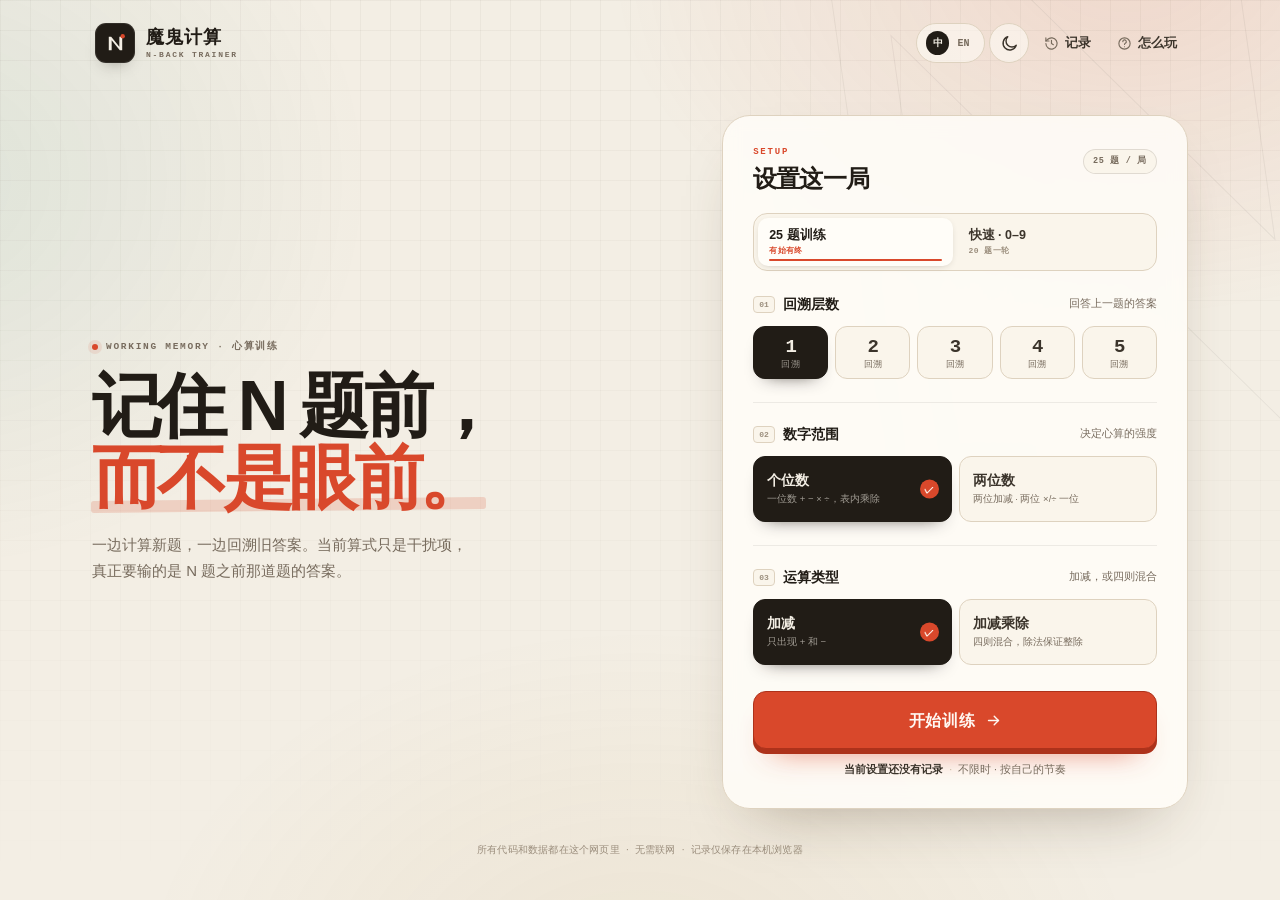
<file: dev/index.html>
<!DOCTYPE html>
<html lang="zh-CN" data-theme="light" data-lang="zh">
<head>
  <meta charset="utf-8">
  <meta name="viewport" content="width=device-width, initial-scale=1, viewport-fit=cover">
  <meta name="theme-color" content="#f3eee4">
  <meta name="color-scheme" content="light">
  <meta name="description" content="一个完全离线的 N-back 心算训练小游戏：支持 1–5 回溯、个位/两位数、加减与四则运算，以及 0–9 无尽关。">
  <script>
    (function () {
      try {
        var raw = localStorage.getItem('devilCalcNBack.v1');
        var saved = raw ? JSON.parse(raw) : null;
        var theme = saved && (saved.theme === 'dark' || saved.theme === 'light')
          ? saved.theme
          : (window.matchMedia && window.matchMedia('(prefers-color-scheme: dark)').matches ? 'dark' : 'light');
        document.documentElement.dataset.theme = theme;
        document.documentElement.style.colorScheme = theme;
        var meta = document.querySelector('meta[name="theme-color"]');
        if (meta) meta.setAttribute('content', theme === 'dark' ? '#111827' : '#f3eee4');
      } catch (error) {}
    })();
  </script>
  <title>魔鬼计算 · N-Back 心算训练</title>
  <link rel="icon" href="data:image/svg+xml,%3Csvg xmlns='http://www.w3.org/2000/svg' viewBox='0 0 64 64'%3E%3Crect width='64' height='64' rx='16' fill='%23211c16'/%3E%3Cpath d='M18 45V19h6l16 18V19h6v26h-6L24 27v18z' fill='%23f3eee4'/%3E%3Ccircle cx='49' cy='15' r='5' fill='%23d9482b'/%3E%3C/svg%3E">
  <link rel="stylesheet" href="styles.css">
</head>
<body data-screen="home">
  <div class="ambient" aria-hidden="true"></div>

  <header class="site-header">
    <a class="brand" id="brand-link" href="#" aria-label="返回首页" data-i18n-aria="brand_home_aria">
      <span class="brand-mark" aria-hidden="true">
        <svg viewBox="0 0 24 24" fill="none">
          <path d="M5 19V5h2.5L16 15.5V5h3v14h-2.5L8 8.5V19H5Z" fill="currentColor"/>
          <circle cx="19.5" cy="4.5" r="2.3" fill="#d9482b"/>
        </svg>
      </span>
      <span class="brand-text">
        <strong data-i18n="brand">魔鬼计算</strong>
        <small>N-BACK TRAINER</small>
      </span>
    </a>
    <div class="header-actions">
      <button id="lang-btn" class="lang-btn" type="button" aria-label="切换到英文" title="切换到英文">
        <span class="lang-zh" aria-hidden="true">中</span>
        <span class="lang-en" aria-hidden="true">EN</span>
      </button>
      <button id="theme-btn" class="icon-btn" type="button" aria-label="切换到深色主题" title="切换到深色主题">
        <svg class="icon-sun" viewBox="0 0 24 24" fill="none" stroke="currentColor" stroke-width="1.8" stroke-linecap="round" stroke-linejoin="round" aria-hidden="true">
          <circle cx="12" cy="12" r="4"/>
          <path d="M12 2v2M12 20v2M4.93 4.93l1.42 1.42M17.66 17.66l1.41 1.41M2 12h2M20 12h2M4.93 19.07l1.42-1.42M17.66 6.34l1.41-1.41"/>
        </svg>
        <svg class="icon-moon" viewBox="0 0 24 24" fill="none" stroke="currentColor" stroke-width="1.8" stroke-linecap="round" stroke-linejoin="round" aria-hidden="true">
          <path d="M20.5 14.2A8.5 8.5 0 1 1 9.8 3.5a7 7 0 0 0 10.7 10.7Z"/>
        </svg>
      </button>
      <button id="history-btn" class="text-btn" type="button">
        <svg viewBox="0 0 24 24" fill="none" stroke="currentColor" stroke-width="1.8" stroke-linecap="round" stroke-linejoin="round" aria-hidden="true">
          <path d="M3 12a9 9 0 1 0 2.6-6.4L3 8"/>
          <path d="M3 3v5h5"/>
          <path d="M12 7v5l3 2"/>
        </svg>
        <span data-i18n="nav_log">记录</span>
      </button>
      <button id="help-btn" class="text-btn" type="button">
        <svg viewBox="0 0 24 24" fill="none" stroke="currentColor" stroke-width="1.8" stroke-linecap="round" stroke-linejoin="round" aria-hidden="true">
          <circle cx="12" cy="12" r="9"/>
          <path d="M9.3 9a2.8 2.8 0 1 1 4.1 2.5c-.9.5-1.4 1-1.4 2.1"/>
          <path d="M12 17.2h.01"/>
        </svg>
        <span data-i18n="nav_help">怎么玩</span>
      </button>
    </div>
  </header>

  <main class="main">
    <section id="screen-home" class="screen home" aria-labelledby="home-title">
      <div class="home-intro">
        <div class="hero-copy">
          <p class="eyebrow"><span class="eyebrow-dot"></span><span data-i18n="hero_eyebrow">WORKING MEMORY · 心算训练</span></p>
          <h1 id="home-title" data-i18n-html="hero_title_html">记住 N 题前，<br><em>而不是眼前。</em></h1>
          <p class="lede" data-i18n-html="hero_lede_html">一边计算新题，一边回溯旧答案。当前算式只是干扰项，<br class="desktop-break">真正要输的是 N 题之前那道题的答案。</p>
        </div>

        <section class="panel setup-panel" aria-labelledby="setup-title">
          <div class="panel-head">
            <div>
              <p class="kicker">SETUP</p>
              <h2 id="setup-title" data-i18n="setup_title">设置这一局</h2>
            </div>
            <span class="round-badge" id="round-badge">25 题 / 局</span>
          </div>

          <div class="mode-switch" id="mode-group" role="radiogroup" aria-label="训练模式" data-i18n-aria="mode_aria">
            <button class="mode-tab" type="button" data-mode="normal" role="radio" aria-checked="true">
              <span data-i18n="mode_normal">25 题训练</span>
              <small data-i18n="mode_normal_sub">有始有终</small>
            </button>
            <button class="mode-tab" type="button" data-mode="endless" role="radio" aria-checked="false">
              <span data-i18n="mode_endless">无尽 · 0–9</span>
              <small data-i18n="mode_endless_sub">点数字即答</small>
            </button>
          </div>

          <div class="field">
            <div class="field-head">
              <div class="field-title"><span class="field-index">01</span><span data-i18n="field_back">回溯层数</span></div>
              <span class="field-hint" id="n-hint">回答上一题的答案</span>
            </div>
            <div class="pill-group" id="n-group" data-setting="n" role="radiogroup" aria-label="回溯层数" data-i18n-aria="n_aria">
              <button class="pill" type="button" data-value="1" role="radio" aria-checked="true"><b>1</b><span data-i18n="back_short">回溯</span></button>
              <button class="pill" type="button" data-value="2" role="radio" aria-checked="false"><b>2</b><span data-i18n="back_short">回溯</span></button>
              <button class="pill" type="button" data-value="3" role="radio" aria-checked="false"><b>3</b><span data-i18n="back_short">回溯</span></button>
              <button class="pill" type="button" data-value="4" role="radio" aria-checked="false"><b>4</b><span data-i18n="back_short">回溯</span></button>
              <button class="pill" type="button" data-value="5" role="radio" aria-checked="false"><b>5</b><span data-i18n="back_short">回溯</span></button>
            </div>
          </div>

          <div class="field" id="digits-field">
            <div class="field-head">
              <div class="field-title"><span class="field-index">02</span><span data-i18n="field_digits">数字范围</span></div>
              <span class="field-hint" data-i18n="hint_digits">决定心算的强度</span>
            </div>
            <div class="choice-group" id="digits-group" data-setting="digits" role="radiogroup" aria-label="数字范围" data-i18n-aria="digits_aria">
              <button class="choice" type="button" data-value="1" role="radio" aria-checked="true">
                <span class="choice-title" data-i18n="digits_1">个位数</span>
                <span class="choice-sub" data-i18n="digits_1_sub">一位数 + − × ÷，表内乘除</span>
                <span class="choice-check" aria-hidden="true">✓</span>
              </button>
              <button class="choice" type="button" data-value="2" role="radio" aria-checked="false">
                <span class="choice-title" data-i18n="digits_2">两位数</span>
                <span class="choice-sub" data-i18n="digits_2_sub">两位加减 · 两位 ×/÷ 一位</span>
                <span class="choice-check" aria-hidden="true">✓</span>
              </button>
            </div>
          </div>

          <div class="field endless-info" id="endless-info" hidden>
            <div class="field-head">
              <div class="field-title"><span class="field-index">02</span><span data-i18n="field_endless">无尽规则</span></div>
              <span class="field-hint" data-i18n="hint_endless">答案锁定 0–9</span>
            </div>
            <p class="endless-info-text" data-i18n="endless_info">所有结果都在 0–9 之间。答题时直接点数字，立即提交；没有确认，也没有删除。数字范围设置不会影响本关。</p>
          </div>

          <div class="field" id="ops-field">
            <div class="field-head">
              <div class="field-title"><span class="field-index">03</span><span data-i18n="field_ops">运算类型</span></div>
              <span class="field-hint" data-i18n="hint_ops">加减，或四则混合</span>
            </div>
            <div class="choice-group" id="ops-group" data-setting="ops" role="radiogroup" aria-label="运算类型" data-i18n-aria="ops_aria">
              <button class="choice" type="button" data-value="addsub" role="radio" aria-checked="true">
                <span class="choice-title" data-i18n="ops_addsub">加减</span>
                <span class="choice-sub" data-i18n="ops_addsub_sub">只出现 + 和 −</span>
                <span class="choice-check" aria-hidden="true">✓</span>
              </button>
              <button class="choice" type="button" data-value="all" role="radio" aria-checked="false">
                <span class="choice-title" data-i18n="ops_all">加减乘除</span>
                <span class="choice-sub" data-i18n="ops_all_sub">四则混合，除法保证整除</span>
                <span class="choice-check" aria-hidden="true">✓</span>
              </button>
            </div>
          </div>

          <button id="start-btn" class="btn btn-start" type="button">
            <span id="start-label">开始训练</span>
            <svg viewBox="0 0 24 24" fill="none" stroke="currentColor" stroke-width="2" stroke-linecap="round" stroke-linejoin="round" aria-hidden="true">
              <path d="M5 12h14"/>
              <path d="m13 6 6 6-6 6"/>
            </svg>
          </button>
          <div class="setup-foot">
            <span id="best-note">当前设置还没有记录</span>
            <span class="foot-sep" aria-hidden="true">·</span>
            <span id="setup-note">不限时 · 按自己的节奏</span>
          </div>
        </section>
      </div>

      <footer class="site-foot">
        <span data-i18n="footer_code">所有代码和数据都在这个网页里</span>
        <span aria-hidden="true">·</span>
        <span data-i18n="footer_offline">无需联网</span>
        <span aria-hidden="true">·</span>
        <span data-i18n="footer_records">记录仅保存在本机浏览器</span>
      </footer>
    </section>

    <section id="screen-game" class="screen game" data-mode="normal" hidden aria-labelledby="game-title">
      <h2 id="game-title" class="sr-only" data-i18n="game_title_sr">魔鬼计算训练中</h2>
      <div class="game-shell">
        <header class="game-bar">
          <button id="quit-btn" class="ghost-btn" type="button"><span aria-hidden="true">←</span> <span id="quit-label">退出</span></button>
          <div class="game-config" id="game-config">1-回溯 · 个位数 · 加减</div>
          <button id="game-theme-btn" class="icon-btn icon-btn-sm" type="button" aria-label="切换到深色主题" title="切换到深色主题">
            <svg class="icon-sun" viewBox="0 0 24 24" fill="none" stroke="currentColor" stroke-width="1.8" stroke-linecap="round" stroke-linejoin="round" aria-hidden="true">
              <circle cx="12" cy="12" r="4"/>
              <path d="M12 2v2M12 20v2M4.93 4.93l1.42 1.42M17.66 17.66l1.41 1.41M2 12h2M20 12h2M4.93 19.07l1.42-1.42M17.66 6.34l1.41-1.41"/>
            </svg>
            <svg class="icon-moon" viewBox="0 0 24 24" fill="none" stroke="currentColor" stroke-width="1.8" stroke-linecap="round" stroke-linejoin="round" aria-hidden="true">
              <path d="M20.5 14.2A8.5 8.5 0 1 1 9.8 3.5a7 7 0 0 0 10.7 10.7Z"/>
            </svg>
          </button>
        </header>

        <div class="progress-block" id="progress-block">
          <div class="progress-line"><span id="progress-text">已答 0 / 25</span><span id="score-text">0 分</span></div>
          <div class="segments" id="segments" aria-hidden="true"></div>
        </div>

        <div class="play">
          <div class="play-inner">
            <div class="state-row">
              <span class="state-chip" id="state-chip" data-mode="warm" aria-live="polite" aria-atomic="true"><span class="state-dot"></span><span id="state-label">记忆热身 1 / 1</span></span>
            </div>
            <div class="expression-wrap">
              <div class="expression" id="expression" aria-live="polite" aria-atomic="true">· · ·</div>
              <p class="expression-sub" id="expression-sub">先算出答案，记在心里</p>
            </div>
            <div class="answer-zone">
              <div class="answer-label" id="answer-label">把答案记在心里</div>
              <div class="answer-box" id="answer-box" data-empty="true" aria-live="polite" aria-atomic="true">
                <span class="answer-value" id="answer-value">?</span><span class="caret" id="caret" aria-hidden="true"></span>
              </div>
              <div class="feedback-line" id="feedback-line" aria-live="polite"></div>
            </div>

            <div class="interaction" id="interaction">
              <div class="warm-actions" id="warm-actions">
                <div class="memory-dots" id="memory-dots" aria-hidden="true"></div>
                <button id="memorize-btn" class="btn btn-accent btn-wide" type="button">记住了，下一题 <span aria-hidden="true">→</span></button>
                <p class="warm-hint" data-i18n="game_warm_hint">答案不会显示，请自己计算</p>
              </div>

              <div class="keypad" id="keypad" hidden>
                <button class="key" type="button" data-digit="1" aria-label="数字 1">1</button>
                <button class="key" type="button" data-digit="2" aria-label="数字 2">2</button>
                <button class="key" type="button" data-digit="3" aria-label="数字 3">3</button>
                <button class="key" type="button" data-digit="4" aria-label="数字 4">4</button>
                <button class="key" type="button" data-digit="5" aria-label="数字 5">5</button>
                <button class="key" type="button" data-digit="6" aria-label="数字 6">6</button>
                <button class="key" type="button" data-digit="7" aria-label="数字 7">7</button>
                <button class="key" type="button" data-digit="8" aria-label="数字 8">8</button>
                <button class="key" type="button" data-digit="9" aria-label="数字 9">9</button>
                <button class="key key-fn" type="button" id="backspace-btn" aria-label="删除一位" data-i18n-aria="game_backspace_aria">
                  <svg viewBox="0 0 24 24" fill="none" stroke="currentColor" stroke-width="1.8" stroke-linecap="round" stroke-linejoin="round" aria-hidden="true">
                    <path d="M20 6H9l-5 6 5 6h11V6Z"/>
                    <path d="m13 10 4 4"/>
                    <path d="m17 10-4 4"/>
                  </svg>
                </button>
                <button class="key" type="button" data-digit="0" aria-label="数字 0">0</button>
                <button class="key key-submit" type="button" id="submit-btn" aria-label="提交答案" data-i18n-aria="game_submit_aria">
                  <svg viewBox="0 0 24 24" fill="none" stroke="currentColor" stroke-width="2.4" stroke-linecap="round" stroke-linejoin="round" aria-hidden="true">
                    <path d="m5 12.5 4.2 4.2L19 7"/>
                  </svg>
                </button>
              </div>

              <div class="correction" id="correction" hidden>
                <div class="correction-top">
                  <div>
                    <span class="correction-label" data-i18n="game_correction">正确答案</span>
                    <strong id="correct-answer">15</strong>
                  </div>
                  <span class="wrong-input" id="wrong-input">你输入了 12</span>
                </div>
                <div class="correction-q" id="correct-question">7 + 8 = 15</div>
                <button id="continue-btn" class="btn btn-quiet btn-wide" type="button"><span data-i18n="game_continue">继续</span> <span aria-hidden="true">→</span></button>
                <div class="correction-bar" id="correction-bar" aria-hidden="true"><i></i></div>
              </div>


            </div>
          </div>
        </div>

        <footer class="game-foot">
          <div class="streak" id="streak-wrap"><span class="streak-mark" aria-hidden="true">◆</span> <span data-i18n="game_streak">连击</span> <b id="streak">0</b></div>
          <div class="elapsed"><span data-i18n="game_time">用时</span> <b id="elapsed">00:00</b></div>
        </footer>
      </div>
    </section>

    <section id="screen-result" class="screen result" hidden aria-labelledby="result-title">
      <div class="result-wrap">
        <header class="result-head">
          <p class="eyebrow"><span class="eyebrow-dot"></span><span id="result-eyebrow-text">ROUND COMPLETE · 本局完成</span></p>
          <h1 id="result-title">稳得很。</h1>
          <div class="result-config" id="result-config"></div>
        </header>

        <section class="result-panel" aria-label="本局成绩" data-i18n-aria="result_panel_aria">
          <div class="result-top">
            <div class="medal" id="medal" data-rank="A" style="--acc: 0%">
              <div class="medal-core">
                <span class="medal-label">RANK</span>
                <strong class="rank-letter" id="rank-letter">A</strong>
                <span class="medal-pct" id="accuracy-value">0%</span>
              </div>
            </div>
            <div class="score-block">
              <span class="score-label" data-i18n="result_score_label">总得分</span>
              <div class="score-line"><strong id="score-value">0</strong><span data-i18n="result_points">分</span></div>
              <span class="new-best" id="new-best" hidden data-i18n="result_new_best">NEW BEST · 新纪录</span>
              <p class="score-note" id="score-note">答对一题 100 分，满分 2500 分。</p>
            </div>
          </div>

          <div class="stat-grid">
            <div class="stat"><span data-i18n="result_stat_correct">答对</span><b id="stat-correct">0 / 25</b></div>
            <div class="stat"><span data-i18n="result_stat_streak">最长连击</span><b id="stat-streak">0</b></div>
            <div class="stat"><span data-i18n="result_stat_avg">平均每题</span><b id="stat-avg">—</b></div>
            <div class="stat"><span data-i18n="result_stat_time">总用时</span><b id="stat-time">00:00</b></div>
          </div>

          <div class="pattern-block">
            <div class="pattern-head"><span data-i18n="result_pattern">答题轨迹</span><span id="pattern-legend">绿=答对 · 红=答错</span></div>
            <div class="pattern" id="result-pattern" role="img" aria-label="本局答题轨迹"></div>
          </div>
        </section>

        <div class="suggestion" id="suggestion">
          <span class="suggestion-mark" aria-hidden="true">✦</span>
          <p id="suggestion-text">保持这个节奏，再来一局。</p>
          <button id="suggestion-action" class="suggestion-btn" type="button" hidden>试试更高难度 →</button>
        </div>

        <div class="result-actions">
          <button id="play-again-btn" class="btn btn-start btn-again" type="button"><span id="play-again-label">再来一局</span></button>
          <button id="adjust-btn" class="btn btn-outline" type="button" data-i18n="result_adjust">调整设置</button>
        </div>
        <button id="result-history-btn" class="inline-link result-history-link" type="button"><span data-i18n="result_history">查看训练记录</span> <span aria-hidden="true">→</span></button>
        <p class="result-foot" id="result-foot">同一设置下，正确率相同则平均用时更短者刷新纪录。</p>
      </div>
    </section>
  </main>

  <dialog id="history-dialog" class="dialog" aria-labelledby="history-title">
    <div class="dialog-inner">
      <header class="dialog-head">
        <div><p class="kicker">HISTORY</p><h2 id="history-title" data-i18n="history_title">训练记录</h2></div>
        <button class="icon-btn dialog-close" type="button" data-close aria-label="关闭" data-i18n-aria="close_aria">×</button>
      </header>
      <p class="dialog-sub" id="history-sub">只保存在当前浏览器</p>
      <div class="history-list" id="history-list"></div>
      <footer class="dialog-foot">
        <button id="clear-history" class="text-danger" type="button" data-i18n="history_clear">清空记录</button>
        <button class="btn btn-quiet btn-sm" type="button" data-close data-i18n="history_close">关闭</button>
      </footer>
    </div>
  </dialog>

  <dialog id="help-dialog" class="dialog" aria-labelledby="help-title">
    <div class="dialog-inner">
      <header class="dialog-head">
        <div><p class="kicker">RULES</p><h2 id="help-title" data-i18n="help_title">怎么玩</h2></div>
        <button class="icon-btn dialog-close" type="button" data-close aria-label="关闭" data-i18n-aria="close_aria">×</button>
      </header>
      <div class="help-content">
        <p class="help-lead" data-i18n="help_lead">一句话：一边计算当前题目，一边填写前 N 题的答案。</p>
        <ol class="help-steps">
          <li><b data-i18n="help_step1_title">先记住 N 题</b><span data-i18n="help_step1_text">开局会有 N 道热身题。每题出现时，先算出答案，记在脑子里，然后点「记住了」。</span></li>
          <li><b data-i18n="help_step2_title">开始回溯</b><span data-i18n="help_step2_text">从第 N+1 题起，要回答的是 N 题前那道题的答案。当前题只需要继续计算并记住，不要回答它的答案。</span></li>
          <li><b data-i18n="help_step3_title">连续训练</b><span data-i18n="help_step3_text">普通局 25 题；无尽关一直答到你想停。答错不中断，会显示旧题的正确答案。</span></li>
        </ol>
        <div class="help-example">
          <div class="help-example-row"><span data-i18n="help_example_1">2-回溯 · 第 1 题</span><b>3 + 4 = 7</b><em data-i18n="help_remember">记住</em></div>
          <div class="help-example-row"><span data-i18n="help_example_2">第 2 题</span><b>9 − 5 = 4</b><em data-i18n="help_remember">记住</em></div>
          <div class="help-example-row current"><span data-i18n="help_example_3">第 3 题出现时</span><b>6 × 3 = 18</b><em data-i18n="help_answer">回答 7</em></div>
        </div>
        <div class="help-notes">
          <p data-i18n-html="help_note_time_html"><b>计时：</b>不限时，按自己的节奏。总用时和平均每题时间会记录在成绩里。</p>
          <p data-i18n-html="help_note_gen_html"><b>出题：</b>减法保证非负，除法保证整除。两位数模式下，加减为两位 ± 两位，乘除为两位 ×/÷ 一位。</p>
          <p data-i18n-html="help_note_endless_html"><b>无尽关：</b>所有答案固定为 0–9。答题时点一下数字就立即提交，没有确认和删除；难度仍由回溯层数和运算类型决定。</p>
          <p data-i18n-html="help_note_records_html"><b>记录：</b>只保存在本机浏览器，不上传任何数据。换浏览器或清除站点数据会清空记录。</p>
        </div>
      </div>
      <footer class="dialog-foot dialog-foot-right">
        <button class="btn btn-accent btn-sm" type="button" data-close data-i18n="help_done">知道了</button>
      </footer>
    </div>
  </dialog>

  <dialog id="quit-dialog" class="dialog dialog-sm" aria-labelledby="quit-title">
    <div class="dialog-inner">
      <header class="dialog-head">
        <div><p class="kicker" id="quit-kicker">END ROUND</p><h2 id="quit-title">结束本局？</h2></div>
        <button class="icon-btn dialog-close" type="button" data-close aria-label="关闭" data-i18n-aria="close_aria">×</button>
      </header>
      <p class="quit-copy" id="quit-text">已答 0 / 25。退出后本局进度不会保存。</p>
      <div class="quit-actions">
        <button id="quit-cancel" class="btn btn-quiet" type="button">继续训练</button>
        <button id="quit-confirm" class="btn btn-danger" type="button">退出本局</button>
      </div>
    </div>
  </dialog>

  <div id="countdown" class="countdown" hidden aria-live="assertive" aria-atomic="true">
    <div class="countdown-inner">
      <p class="eyebrow countdown-eyebrow"><span class="eyebrow-dot"></span>GET READY</p>
      <div class="count-num" id="count-num">3</div>
      <p id="count-msg">先记住 1 道题，再开始回溯</p>
    </div>
  </div>

  <div id="toast" class="toast" role="status" aria-live="polite"></div>

  <script src="engine.js"></script>
  <script src="app.js"></script>
</body>
</html>
</file>
<file: dev/styles.css>
:root {
  --paper: #f3eee4;
  --paper-deep: #ebe3d4;
  --surface: #fffdf8;
  --surface-soft: #faf5eb;
  --surface-strong: #f6efe2;
  --ink: #211c16;
  --ink-soft: #3b342b;
  --muted: #776b5d;
  --muted-2: #9b8e7d;
  --line: #ded2bf;
  --line-strong: #c8b8a1;
  --accent: #d9482b;
  --accent-deep: #ad321b;
  --accent-soft: #f8ddd3;
  --teal: #13766a;
  --teal-deep: #0c5d54;
  --teal-soft: #dcefe9;
  --gold: #a97713;
  --blue: #3f6f9e;
  --danger: #b83a2c;
  --shadow-lg: 0 28px 60px -32px rgba(70, 50, 28, 0.4);
  --shadow-md: 0 16px 36px -24px rgba(70, 50, 28, 0.35);
  --radius-xl: 28px;
  --radius-lg: 20px;
  --radius-md: 14px;
  --font-sans: "Segoe UI", "Avenir Next", "PingFang SC", "Hiragino Sans GB", "Microsoft YaHei", "Noto Sans SC", sans-serif;
  --font-mono: "Cascadia Mono", "SFMono-Regular", Consolas, "Liberation Mono", monospace;
  --key-h: clamp(46px, 7vh, 58px);
  --deep: #211c16;
  --deep-2: #2b241d;
  --deep-fg: #f3eee4;
  --deep-muted: rgba(243, 238, 228, 0.56);
  --ring-track: rgba(33, 28, 22, 0.09);
  --track: rgba(33, 28, 22, 0.1);
}

html[data-theme="dark"] {
  --paper: #111827;
  --paper-deep: #0b1120;
  --surface: #374151;
  --surface-soft: #1f2937;
  --surface-strong: #4b5563;
  --ink: #f9fafb;
  --ink-soft: #e5e7eb;
  --muted: #9ca3af;
  --muted-2: #6b7280;
  --line: #374151;
  --line-strong: #4b5563;
  --accent: #ff6b4a;
  --accent-deep: #d94a2b;
  --accent-soft: #3b211a;
  --teal: #2dd4bf;
  --teal-deep: #14b8a6;
  --teal-soft: #134e4a;
  --gold: #fbbf24;
  --blue: #60a5fa;
  --danger: #fb7185;
  --shadow-lg: 0 28px 60px -32px rgba(0, 0, 0, 0.72);
  --shadow-md: 0 16px 36px -24px rgba(0, 0, 0, 0.7);
  --deep: #0b1120;
  --deep-2: #111827;
  --deep-fg: #f9fafb;
  --deep-muted: rgba(249, 250, 251, 0.55);
  --ring-track: rgba(156, 163, 175, 0.18);
  --track: rgba(156, 163, 175, 0.18);
}

*,
*::before,
*::after {
  box-sizing: border-box;
}

[hidden] {
  display: none !important;
}

html {
  -webkit-text-size-adjust: 100%;
}

body {
  margin: 0;
  min-height: 100vh;
  min-height: 100dvh;
  background: var(--paper);
  color: var(--ink);
  font-family: var(--font-sans);
  font-size: 16px;
  line-height: 1.5;
  -webkit-font-smoothing: antialiased;
  text-rendering: optimizeLegibility;
}

body[data-screen="game"] {
  overflow: hidden;
}

button,
input {
  font: inherit;
  color: inherit;
}

button {
  touch-action: manipulation;
}

a {
  color: inherit;
}

::selection {
  background: rgba(217, 72, 43, 0.22);
}

.sr-only {
  position: absolute;
  width: 1px;
  height: 1px;
  padding: 0;
  margin: -1px;
  overflow: hidden;
  clip: rect(0, 0, 0, 0);
  white-space: nowrap;
  border: 0;
}

.ambient {
  position: fixed;
  inset: 0;
  z-index: 0;
  pointer-events: none;
  overflow: hidden;
  background:
    radial-gradient(760px 520px at 88% -4%, rgba(217, 72, 43, 0.13), transparent 68%),
    radial-gradient(640px 560px at -6% 20%, rgba(19, 118, 106, 0.09), transparent 70%),
    radial-gradient(720px 520px at 50% 110%, rgba(169, 119, 19, 0.08), transparent 70%);
}

.ambient::before {
  content: "";
  position: absolute;
  inset: 0;
  background-image:
    linear-gradient(rgba(33, 28, 22, 0.035) 1px, transparent 1px),
    linear-gradient(90deg, rgba(33, 28, 22, 0.035) 1px, transparent 1px);
  background-size: 30px 30px;
  -webkit-mask-image: linear-gradient(to bottom, #000 0%, rgba(0, 0, 0, 0.55) 58%, transparent 100%);
  mask-image: linear-gradient(to bottom, #000 0%, rgba(0, 0, 0, 0.55) 58%, transparent 100%);
}

.ambient::after {
  content: "N";
  position: absolute;
  right: -0.14em;
  top: -0.3em;
  font-family: Georgia, "Times New Roman", serif;
  font-size: min(70vw, 880px);
  line-height: 1;
  font-weight: 700;
  color: transparent;
  -webkit-text-stroke: 1px rgba(33, 28, 22, 0.055);
  transform: rotate(-8deg);
}

.site-header {
  position: relative;
  z-index: 10;
  width: min(1160px, 100%);
  margin: 0 auto;
  padding: 20px 32px 0;
  display: flex;
  align-items: center;
  justify-content: space-between;
  gap: 18px;
}

body[data-screen="game"] .site-header {
  display: none;
}

.brand {
  display: inline-flex;
  align-items: center;
  gap: 11px;
  text-decoration: none;
  border-radius: 12px;
  padding: 3px;
}

.brand-mark {
  width: 40px;
  height: 40px;
  border-radius: 11px;
  background: var(--ink);
  color: var(--paper);
  display: grid;
  place-items: center;
  box-shadow: inset 0 0 0 1px rgba(255, 255, 255, 0.08), 0 8px 18px -12px rgba(33, 28, 22, 0.8);
  transition: transform 0.25s ease, border-radius 0.25s ease;
}

.brand-mark svg {
  width: 23px;
  height: 23px;
  display: block;
}

.brand:hover .brand-mark {
  transform: rotate(-5deg) scale(1.03);
  border-radius: 13px;
}

.brand-text {
  display: flex;
  flex-direction: column;
  gap: 2px;
}

.brand-text strong {
  font-size: 18px;
  line-height: 1.15;
  font-weight: 800;
  letter-spacing: 0.055em;
}

.brand-text small {
  font-family: var(--font-mono);
  font-size: 8px;
  font-weight: 600;
  line-height: 1.2;
  letter-spacing: 0.22em;
  color: var(--muted);
}

.header-actions {
  display: flex;
  align-items: center;
  gap: 4px;
}

.lang-btn {
  height: 40px;
  flex: 0 0 auto;
  padding: 0 9px;
  border: 1px solid var(--line);
  border-radius: 999px;
  background: rgba(255, 253, 248, 0.55);
  color: var(--muted);
  display: inline-flex;
  align-items: center;
  gap: 3px;
  font-family: var(--font-mono);
  font-size: 10px;
  font-weight: 700;
  cursor: pointer;
  transition: background 0.2s ease, border-color 0.2s ease, transform 0.15s ease;
}

.lang-btn span {
  min-width: 23px;
  height: 24px;
  padding: 0 4px;
  border-radius: 999px;
  display: grid;
  place-items: center;
  transition: background 0.18s ease, color 0.18s ease;
}

html[data-lang="zh"] .lang-zh,
html[data-lang="en"] .lang-en {
  background: var(--ink);
  color: var(--paper);
}

.lang-btn:hover {
  background: var(--surface);
  border-color: var(--line-strong);
  transform: translateY(-1px);
}

.lang-btn:active {
  transform: translateY(1px);
}

html[data-theme="dark"] .lang-btn {
  background: rgba(31, 41, 55, 0.8);
}

.icon-btn {
  width: 40px;
  height: 40px;
  flex: 0 0 auto;
  border: 1px solid var(--line);
  border-radius: 50%;
  background: rgba(255, 253, 248, 0.55);
  color: var(--ink-soft);
  display: grid;
  place-items: center;
  cursor: pointer;
  transition: background 0.2s ease, border-color 0.2s ease, transform 0.15s ease;
}

.icon-btn:hover {
  background: var(--surface);
  border-color: var(--line-strong);
  transform: translateY(-1px);
}

.icon-btn:active {
  transform: translateY(1px);
}

.icon-btn svg {
  width: 19px;
  height: 19px;
  display: block;
}

html[data-theme="light"] .icon-sun,
html[data-theme="dark"] .icon-moon {
  display: none;
}

.icon-btn-sm {
  width: 36px;
  height: 36px;
}

.icon-btn-sm svg {
  width: 17px;
  height: 17px;
}

.text-btn {
  border: 0;
  background: transparent;
  border-radius: 10px;
  padding: 9px 11px;
  display: inline-flex;
  align-items: center;
  gap: 6px;
  font-size: 12.5px;
  font-weight: 700;
  color: var(--ink-soft);
  cursor: pointer;
  transition: background 0.2s ease;
}

.text-btn:hover {
  background: rgba(33, 28, 22, 0.055);
}

.text-btn svg {
  width: 15px;
  height: 15px;
  color: var(--muted);
}

.main {
  position: relative;
  z-index: 1;
}

.screen[hidden] {
  display: none !important;
}

.screen {
  animation: screenIn 0.45s cubic-bezier(0.2, 0.8, 0.2, 1) both;
}

.home {
  width: min(1160px, 100%);
  margin: 0 auto;
  padding: 48px 32px 38px;
}

.home-intro {
  display: grid;
  grid-template-columns: minmax(0, 1fr) minmax(440px, 0.82fr);
  align-items: center;
  gap: clamp(34px, 5vw, 62px);
}

.hero-copy {
  min-width: 0;
  max-width: 625px;
}

.eyebrow {
  display: flex;
  align-items: center;
  gap: 8px;
  margin: 0;
  font-family: var(--font-mono);
  font-size: 9.5px;
  font-weight: 700;
  letter-spacing: 0.18em;
  color: var(--muted);
}

.eyebrow-dot {
  width: 6px;
  height: 6px;
  flex: 0 0 auto;
  border-radius: 50%;
  background: var(--accent);
  box-shadow: 0 0 0 4px rgba(217, 72, 43, 0.1);
}

.hero-copy h1 {
  margin: 16px 0 18px;
  font-size: clamp(44px, 5.5vw, 76px);
  line-height: 1.02;
  font-weight: 800;
  letter-spacing: -0.065em;
}

.hero-copy h1 em {
  position: relative;
  z-index: 0;
  display: inline-block;
  font-style: normal;
  color: var(--accent);
}

.hero-copy h1 em::after {
  content: "";
  position: absolute;
  left: -0.015em;
  right: -0.015em;
  bottom: 0.035em;
  height: 0.17em;
  z-index: -1;
  border-radius: 3px;
  background: rgba(217, 72, 43, 0.18);
  transform: rotate(-0.6deg);
}

.lede {
  max-width: 570px;
  margin: 0;
  font-size: 15px;
  line-height: 1.75;
  color: var(--muted);
}

.hero-tags {
  display: flex;
  flex-wrap: wrap;
  gap: 7px;
  margin-top: 24px;
}

.hero-tags span {
  display: inline-flex;
  align-items: baseline;
  gap: 4px;
  padding: 5px 10px;
  border: 1px solid rgba(33, 28, 22, 0.12);
  border-radius: 999px;
  background: rgba(255, 253, 248, 0.42);
  font-size: 10.5px;
  color: var(--muted);
}

.hero-tags b {
  font-family: var(--font-mono);
  font-size: 11.5px;
  color: var(--ink);
}

.memory-strip {
  display: flex;
  align-items: stretch;
  gap: 7px;
  max-width: 610px;
  margin-top: 31px;
}

.strip-card {
  flex: 1 1 0;
  min-width: 0;
  min-height: 76px;
  padding: 11px 12px 10px;
  border: 1px solid var(--line);
  border-radius: 13px;
  background: rgba(255, 253, 248, 0.66);
  display: flex;
  flex-direction: column;
  justify-content: space-between;
  gap: 7px;
  box-shadow: 0 10px 20px -22px rgba(33, 28, 22, 0.5);
}

.strip-q {
  font-family: var(--font-mono);
  font-size: 18px;
  font-weight: 700;
  line-height: 1;
  letter-spacing: -0.02em;
}

.strip-tag {
  overflow: hidden;
  text-overflow: ellipsis;
  white-space: nowrap;
  font-size: 8.5px;
  line-height: 1.3;
  color: var(--muted);
}

.strip-tag b {
  color: var(--accent);
  font-family: var(--font-mono);
  font-size: 10px;
}

.strip-arrow {
  align-self: center;
  flex: 0 0 auto;
  color: var(--line-strong);
  font-family: var(--font-mono);
  font-size: 13px;
}

.strip-card-now {
  border-color: var(--deep);
  background: var(--deep);
  color: var(--deep-fg);
  box-shadow: 0 16px 26px -22px rgba(0, 0, 0, 0.55);
}

.strip-card-now .strip-q {
  color: #ff8a70;
}

.strip-card-now .strip-tag {
  color: rgba(243, 238, 228, 0.56);
}

.strip-card-now .strip-tag b {
  color: #ffb09e;
}

.hero-art {
  position: relative;
  height: 340px;
  min-width: 0;
}

.art-orbit {
  position: absolute;
  top: 50%;
  left: 50%;
  width: 300px;
  height: 300px;
  border: 1px solid rgba(33, 28, 22, 0.1);
  border-radius: 50%;
  transform: translate(-50%, -50%);
}

.art-orbit::before {
  content: "";
  position: absolute;
  inset: 28px;
  border: 1px dashed rgba(33, 28, 22, 0.12);
  border-radius: 50%;
}

.art-orbit::after {
  content: "";
  position: absolute;
  top: 20px;
  right: 35px;
  width: 9px;
  height: 9px;
  border-radius: 50%;
  background: var(--teal);
  box-shadow: 0 0 0 6px rgba(19, 118, 106, 0.09);
}

.art-card {
  position: absolute;
  top: 50%;
  left: 50%;
  width: 212px;
  height: 126px;
  padding: 17px 19px;
  border-radius: 18px;
  display: flex;
  flex-direction: column;
  justify-content: space-between;
  border: 1px solid var(--line);
  box-shadow: var(--shadow-lg);
  animation: floatCard 7s ease-in-out infinite;
}

.art-card-back {
  transform: translate(-50%, -50%) translate(-43px, -66px) rotate(-7deg);
  background: var(--surface-strong);
  opacity: 0.72;
  animation-delay: -1.2s;
}

.art-card-mid {
  transform: translate(-50%, -50%) translate(42px, -8px) rotate(5deg);
  background: var(--surface);
  animation-delay: -3s;
}

.art-card-front {
  z-index: 3;
  transform: translate(-50%, -50%) translate(-4px, 63px) rotate(-2deg);
  background: var(--deep);
  color: var(--deep-fg);
  border-color: var(--deep);
  box-shadow: 0 26px 44px -26px rgba(0, 0, 0, 0.7);
  animation-delay: -4.4s;
}

.art-q {
  font-family: var(--font-mono);
  font-size: 27px;
  font-weight: 700;
  letter-spacing: -0.02em;
}

.art-tag {
  align-self: flex-start;
  font-family: var(--font-mono);
  font-size: 8.5px;
  letter-spacing: 0.11em;
  color: var(--muted);
}

.art-card-front .art-tag {
  color: rgba(243, 238, 228, 0.55);
}

.art-kicker {
  align-self: flex-start;
  padding: 4px 8px;
  border-radius: 5px;
  background: var(--accent);
  color: #fff8f2;
  font-family: var(--font-mono);
  font-size: 8.5px;
  font-weight: 700;
  letter-spacing: 0.1em;
}

.art-card-front strong {
  position: absolute;
  top: 31px;
  right: 21px;
  font-family: var(--font-mono);
  font-size: 64px;
  line-height: 0.9;
  font-weight: 800;
  color: #ff8a70;
  letter-spacing: -0.08em;
}

.art-return {
  position: absolute;
  right: 21px;
  bottom: 14px;
  font-size: 20px;
  color: rgba(243, 238, 228, 0.7);
}

.art-spark {
  position: absolute;
  width: 5px;
  height: 5px;
  border-radius: 50%;
  background: var(--accent);
}

.art-spark-1 {
  top: 42px;
  left: 19%;
  box-shadow: 0 0 0 5px rgba(217, 72, 43, 0.09);
}

.art-spark-2 {
  right: 13%;
  bottom: 35px;
  width: 4px;
  height: 4px;
  background: var(--teal);
  box-shadow: 0 0 0 5px rgba(19, 118, 106, 0.08);
}

.guide-panel {
  position: relative;
  overflow: hidden;
  margin-top: 28px;
}

.guide-grid {
  display: grid;
  grid-template-columns: minmax(0, 1.12fr) minmax(320px, 0.88fr);
  align-items: stretch;
  gap: clamp(24px, 4vw, 42px);
}

.guide-copy {
  min-width: 0;
}

.guide-grid .example {
  height: 100%;
  margin-top: 0;
  display: flex;
  flex-direction: column;
  justify-content: center;
}

.panel {
  background: rgba(255, 253, 248, 0.86);
  border: 1px solid var(--line);
  border-radius: var(--radius-xl);
  padding: 30px;
  box-shadow: var(--shadow-lg);
  -webkit-backdrop-filter: blur(9px);
  backdrop-filter: blur(9px);
}

.panel-head {
  display: flex;
  align-items: flex-start;
  justify-content: space-between;
  gap: 15px;
}

.kicker {
  margin: 0 0 6px;
  font-family: var(--font-mono);
  font-size: 9px;
  font-weight: 700;
  letter-spacing: 0.2em;
  color: var(--accent);
}

.panel h2 {
  margin: 0;
  font-size: 24px;
  line-height: 1.2;
  font-weight: 800;
  letter-spacing: -0.035em;
}

.round-badge {
  flex: 0 0 auto;
  margin-top: 3px;
  padding: 5px 9px;
  border: 1px solid rgba(33, 28, 22, 0.12);
  border-radius: 999px;
  font-family: var(--font-mono);
  font-size: 8.5px;
  font-weight: 700;
  letter-spacing: 0.08em;
  color: var(--muted);
  background: var(--surface-soft);
}

.mode-switch {
  display: grid;
  grid-template-columns: repeat(2, minmax(0, 1fr));
  gap: 5px;
  margin-top: 19px;
  padding: 4px;
  border: 1px solid var(--line);
  border-radius: 14px;
  background: var(--surface-soft);
}

.mode-tab {
  min-width: 0;
  min-height: 48px;
  padding: 8px 11px;
  border: 0;
  border-radius: 10px;
  background: transparent;
  color: var(--muted);
  display: flex;
  flex-direction: column;
  align-items: flex-start;
  justify-content: center;
  gap: 1px;
  text-align: left;
  cursor: pointer;
  transition: background 0.18s ease, box-shadow 0.18s ease, color 0.18s ease;
}

.mode-tab span {
  font-size: 12.5px;
  font-weight: 700;
  line-height: 1.25;
  color: var(--ink-soft);
}

.mode-tab small {
  font-family: var(--font-mono);
  font-size: 8px;
  font-weight: 600;
  letter-spacing: 0.05em;
  color: var(--muted-2);
}

.mode-tab:hover {
  background: rgba(255, 253, 248, 0.5);
}

.mode-tab[aria-checked="true"] {
  background: var(--surface);
  box-shadow: 0 2px 8px -5px rgba(33, 28, 22, 0.45);
}

.mode-tab[aria-checked="true"] span {
  color: var(--ink);
}

.mode-tab[aria-checked="true"] small {
  color: var(--accent);
}

.endless-info-text {
  margin: 0;
  padding: 12px 14px;
  border: 1px dashed var(--line-strong);
  border-radius: 12px;
  background: var(--surface-soft);
  font-size: 11.5px;
  line-height: 1.7;
  color: var(--muted);
}

.field {
  margin-top: 23px;
}

.field + .field {
  border-top: 1px solid rgba(33, 28, 22, 0.075);
  padding-top: 21px;
}

.field-head {
  display: flex;
  align-items: baseline;
  justify-content: space-between;
  gap: 12px;
  flex-wrap: wrap;
  margin-bottom: 11px;
}

.field-title {
  display: flex;
  align-items: center;
  gap: 8px;
  font-size: 14px;
  font-weight: 700;
}

.field-index {
  padding: 2px 5px;
  border: 1px solid var(--line);
  border-radius: 4px;
  font-family: var(--font-mono);
  font-size: 8px;
  font-weight: 600;
  line-height: 1.4;
  color: var(--muted-2);
  background: var(--surface-soft);
}

.field-hint {
  font-size: 11px;
  color: var(--muted);
}

.pill-group {
  display: grid;
  grid-template-columns: repeat(5, minmax(0, 1fr));
  gap: 7px;
}

.pill {
  position: relative;
  min-height: 53px;
  padding: 8px 4px 7px;
  border: 1px solid var(--line);
  border-radius: 12px;
  background: var(--surface-soft);
  color: var(--ink-soft);
  display: flex;
  flex-direction: column;
  align-items: center;
  justify-content: center;
  gap: 2px;
  cursor: pointer;
  transition: background 0.18s ease, color 0.18s ease, border-color 0.18s ease, transform 0.15s ease, box-shadow 0.18s ease;
}

.pill b {
  font-family: var(--font-mono);
  font-size: 19px;
  line-height: 1;
  font-weight: 800;
  letter-spacing: -0.04em;
}

.pill span {
  font-size: 8.5px;
  line-height: 1.2;
  color: var(--muted);
  letter-spacing: 0.04em;
}

.pill:hover {
  border-color: var(--line-strong);
  transform: translateY(-1px);
}

.pill[aria-checked="true"] {
  background: var(--ink);
  border-color: var(--ink);
  color: var(--paper);
  box-shadow: 0 9px 18px -13px rgba(33, 28, 22, 0.85);
}

.pill[aria-checked="true"] span {
  color: rgba(243, 238, 228, 0.58);
}

.choice-group {
  display: grid;
  grid-template-columns: repeat(2, minmax(0, 1fr));
  gap: 7px;
}

.choice {
  position: relative;
  min-height: 66px;
  padding: 11px 38px 11px 13px;
  border: 1px solid var(--line);
  border-radius: 12px;
  background: var(--surface-soft);
  color: var(--ink-soft);
  text-align: left;
  display: flex;
  flex-direction: column;
  justify-content: center;
  gap: 3px;
  cursor: pointer;
  transition: background 0.18s ease, color 0.18s ease, border-color 0.18s ease, transform 0.15s ease, box-shadow 0.18s ease;
}

.choice:hover {
  border-color: var(--line-strong);
  transform: translateY(-1px);
}

.choice-title {
  font-size: 14px;
  font-weight: 700;
  line-height: 1.2;
}

.choice-sub {
  font-size: 9.5px;
  line-height: 1.45;
  color: var(--muted);
}

.choice-check {
  position: absolute;
  top: 50%;
  right: 12px;
  width: 19px;
  height: 19px;
  border-radius: 50%;
  background: var(--accent);
  color: #fff8f2;
  display: grid;
  place-items: center;
  font-size: 10px;
  font-weight: 800;
  opacity: 0;
  transform: translateY(-50%) scale(0.5);
  transition: opacity 0.18s ease, transform 0.18s ease;
}

.choice[aria-checked="true"] {
  background: var(--ink);
  border-color: var(--ink);
  color: var(--paper);
  box-shadow: 0 9px 18px -13px rgba(33, 28, 22, 0.85);
}

.choice[aria-checked="true"] .choice-sub {
  color: rgba(243, 238, 228, 0.6);
}

.choice[aria-checked="true"] .choice-check {
  opacity: 1;
  transform: translateY(-50%) scale(1);
}

.btn {
  border: 1px solid transparent;
  border-radius: 13px;
  min-height: 50px;
  padding: 0 20px;
  display: inline-flex;
  align-items: center;
  justify-content: center;
  gap: 9px;
  font-size: 14.5px;
  font-weight: 750;
  line-height: 1.2;
  letter-spacing: 0.01em;
  cursor: pointer;
  transition: transform 0.12s ease, background 0.2s ease, border-color 0.2s ease, box-shadow 0.2s ease, opacity 0.2s ease;
}

.btn:active {
  transform: translateY(1px);
}

.btn svg {
  display: block;
}

.btn-start {
  width: 100%;
  min-height: 58px;
  margin-top: 26px;
  border-color: var(--accent-deep);
  background: var(--accent);
  color: #fff8f2;
  font-size: 16px;
  letter-spacing: 0.045em;
  box-shadow: 0 5px 0 var(--accent-deep), 0 20px 30px -20px rgba(217, 72, 43, 0.85);
}

.btn-start:hover {
  background: #e15334;
  transform: translateY(-1px);
  box-shadow: 0 6px 0 var(--accent-deep), 0 22px 32px -20px rgba(217, 72, 43, 0.9);
}

.btn-start:active {
  transform: translateY(4px);
  box-shadow: 0 1px 0 var(--accent-deep);
}

.btn-start svg {
  width: 17px;
  height: 17px;
  transition: transform 0.2s ease;
}

.btn-start:hover svg {
  transform: translateX(3px);
}

.setup-foot {
  margin-top: 13px;
  display: flex;
  align-items: center;
  justify-content: center;
  flex-wrap: wrap;
  gap: 6px;
  font-size: 10.5px;
  color: var(--muted);
  text-align: center;
}

#best-note {
  color: var(--ink-soft);
  font-weight: 600;
}

.foot-sep {
  color: var(--line-strong);
}

.guide-panel {
  position: relative;
  overflow: hidden;
}

.guide-head {
  position: relative;
  z-index: 1;
}

.guide-mark {
  flex: 0 0 auto;
  margin-top: -11px;
  font-family: Georgia, "Times New Roman", serif;
  font-size: 55px;
  line-height: 1;
  font-weight: 700;
  font-style: italic;
  color: var(--accent);
  opacity: 0.17;
  transform: rotate(6deg);
}

.steps {
  position: relative;
  z-index: 1;
  list-style: none;
  margin: 22px 0 0;
  padding: 0;
  display: grid;
  gap: 15px;
}

.steps li {
  display: grid;
  grid-template-columns: 28px minmax(0, 1fr);
  gap: 11px;
}

.step-num {
  width: 28px;
  height: 28px;
  border: 1px solid rgba(217, 72, 43, 0.28);
  border-radius: 50%;
  background: rgba(217, 72, 43, 0.06);
  color: var(--accent);
  display: grid;
  place-items: center;
  font-family: var(--font-mono);
  font-size: 8.5px;
  font-weight: 700;
}

.steps b {
  display: block;
  margin-bottom: 2px;
  font-size: 13.5px;
  line-height: 1.35;
}

.steps p {
  margin: 0;
  font-size: 12px;
  line-height: 1.65;
  color: var(--muted);
}

.example {
  position: relative;
  z-index: 1;
  margin-top: 22px;
  padding: 15px 16px 13px;
  border-radius: 16px;
  background: var(--deep);
  color: var(--deep-fg);
  box-shadow: 0 16px 26px -22px rgba(0, 0, 0, 0.55);
}

.example-head {
  display: flex;
  justify-content: space-between;
  gap: 10px;
  margin-bottom: 9px;
  font-family: var(--font-mono);
  font-size: 8.5px;
  font-weight: 600;
  letter-spacing: 0.09em;
  color: rgba(243, 238, 228, 0.48);
}

.example-row {
  display: flex;
  align-items: center;
  justify-content: space-between;
  gap: 12px;
  padding: 5px 0;
  border-bottom: 1px dashed rgba(243, 238, 228, 0.1);
}

.ex-q {
  font-family: var(--font-mono);
  font-size: 17px;
  font-weight: 700;
  letter-spacing: 0.01em;
}

.ex-tag {
  font-size: 9.5px;
  color: rgba(243, 238, 228, 0.52);
  text-align: right;
}

.ex-now .ex-q {
  color: #ff8a70;
}

.ex-now .ex-tag {
  color: #ffb09e;
}

.example-answer {
  display: flex;
  align-items: baseline;
  gap: 7px;
  padding-top: 10px;
}

.example-answer span {
  font-size: 9px;
  color: rgba(243, 238, 228, 0.52);
}

.example-answer strong {
  font-family: var(--font-mono);
  font-size: 27px;
  line-height: 1;
  font-weight: 800;
  color: #ff8a70;
}

.fineprint {
  position: relative;
  z-index: 1;
  margin: 14px 0 0;
  font-size: 10px;
  line-height: 1.6;
  color: var(--muted-2);
}

.inline-link {
  border: 0;
  background: none;
  padding: 0;
  display: inline-flex;
  align-items: center;
  gap: 5px;
  font-size: 11.5px;
  font-weight: 700;
  color: var(--ink);
  cursor: pointer;
}

.inline-link span {
  color: var(--accent);
  transition: transform 0.2s ease;
}

.inline-link:hover span {
  transform: translateX(3px);
}

.guide-panel .inline-link {
  position: relative;
  z-index: 1;
  margin-top: 12px;
}

.site-foot {
  display: flex;
  align-items: center;
  justify-content: center;
  flex-wrap: wrap;
  gap: 6px;
  margin-top: 32px;
  padding-bottom: 5px;
  font-size: 10px;
  color: var(--muted-2);
  letter-spacing: 0.02em;
}

/* ---------- Game ---------- */

.game {
  height: 100vh;
  height: 100dvh;
  min-height: 540px;
  overflow: hidden;
}

.game-shell {
  width: min(100%, 610px);
  height: 100%;
  margin: 0 auto;
  padding: max(14px, env(safe-area-inset-top)) 20px max(13px, env(safe-area-inset-bottom));
  display: flex;
  flex-direction: column;
  min-height: 0;
}

.game-bar {
  flex: 0 0 auto;
  height: 38px;
  display: flex;
  align-items: center;
  justify-content: space-between;
  gap: 10px;
}

.ghost-btn {
  border: 0;
  background: transparent;
  border-radius: 9px;
  padding: 7px 9px;
  margin-left: -9px;
  display: inline-flex;
  align-items: center;
  gap: 5px;
  font-size: 12px;
  font-weight: 700;
  color: var(--muted);
  cursor: pointer;
  transition: background 0.2s ease, color 0.2s ease;
}

.ghost-btn:hover {
  background: rgba(33, 28, 22, 0.055);
  color: var(--ink);
}

.game-config {
  min-width: 0;
  overflow: hidden;
  text-overflow: ellipsis;
  white-space: nowrap;
  font-family: var(--font-mono);
  font-size: 9.5px;
  font-weight: 600;
  letter-spacing: 0.03em;
  color: var(--muted);
  text-align: center;
}

.progress-block {
  flex: 0 0 auto;
  margin-top: 17px;
}

.progress-line {
  display: flex;
  align-items: baseline;
  justify-content: space-between;
  gap: 12px;
  font-family: var(--font-mono);
  font-size: 10px;
  font-weight: 600;
  letter-spacing: 0.03em;
  color: var(--muted);
}

#score-text {
  color: var(--ink-soft);
  font-weight: 700;
  transition: color 0.2s ease, transform 0.2s ease;
}

#score-text.bump {
  animation: scoreBump 0.45s ease;
}

.segments {
  display: grid;
  grid-template-columns: repeat(25, minmax(0, 1fr));
  gap: 3px;
  height: 7px;
  margin-top: 7px;
}

.seg {
  border-radius: 2px;
  background: var(--track);
  transition: background 0.25s ease, transform 0.25s ease;
}

.seg.done {
  background: var(--teal);
}

.seg.wrong {
  background: var(--accent);
}

.seg.current {
  background: var(--ink);
  transform: scaleY(1.55);
}

.endless-hud {
  flex: 0 0 auto;
  margin-top: 16px;
  padding: 9px 0 10px;
  border-bottom: 1px solid var(--line);
  display: flex;
  align-items: center;
  justify-content: space-between;
  gap: 12px;
}

.endless-hud-label {
  display: inline-flex;
  align-items: center;
  gap: 7px;
  font-family: var(--font-mono);
  font-size: 9.5px;
  font-weight: 700;
  letter-spacing: 0.06em;
  color: var(--accent-deep);
}

.live-dot {
  width: 6px;
  height: 6px;
  border-radius: 50%;
  background: var(--accent);
  box-shadow: 0 0 0 3px rgba(217, 72, 43, 0.1);
  animation: pulseDot 1.9s ease-in-out infinite;
}

.endless-hud-stats {
  display: flex;
  align-items: baseline;
  gap: 15px;
  font-family: var(--font-mono);
  font-size: 9px;
  color: var(--muted);
  letter-spacing: 0.02em;
}

.endless-hud-stats span {
  white-space: nowrap;
}

.endless-hud-stats b {
  margin-left: 3px;
  font-size: 12px;
  color: var(--ink);
}

#screen-game[data-mode="endless"] .progress-block {
  display: none !important;
}

#screen-game[data-mode="endless"] .answer-zone {
  max-width: 380px;
}

#screen-game[data-mode="endless"] .answer-label,
#screen-game[data-mode="endless"] .answer-box {
  display: none !important;
}

#screen-game[data-mode="endless"] .feedback-line {
  min-height: 28px;
  margin-top: 3px;
  font-size: 13px;
  line-height: 1.5;
}

#screen-game[data-mode="endless"] #backspace-btn,
#screen-game[data-mode="endless"] #submit-btn {
  display: none !important;
}

#screen-game[data-mode="endless"] .keypad [data-digit="0"] {
  grid-column: 2;
}

#screen-game[data-mode="endless"] .key.is-correct {
  border-color: var(--teal);
  background: var(--teal);
  color: #f4fffb;
  box-shadow: 0 0 0 4px rgba(19, 118, 106, 0.1);
}

#screen-game[data-mode="endless"] .key.is-wrong {
  border-color: var(--danger);
  background: var(--danger);
  color: #fff8f4;
  box-shadow: 0 0 0 4px rgba(184, 58, 44, 0.1);
}

#screen-game[data-mode="endless"] .key.is-answer {
  border-color: var(--teal);
  color: var(--teal);
  box-shadow: inset 0 0 0 2px var(--teal);
}

#screen-game[data-mode="endless"] .keypad.is-disabled {
  opacity: 1;
  pointer-events: none;
}

#screen-game[data-mode="endless"] .keypad.is-disabled .key {
  opacity: 0.5;
}

#screen-game[data-mode="endless"] .keypad.is-disabled .key.is-correct,
#screen-game[data-mode="endless"] .keypad.is-disabled .key.is-wrong,
#screen-game[data-mode="endless"] .keypad.is-disabled .key.is-answer {
  opacity: 1;
}

.play {
  flex: 1 1 auto;
  min-height: 0;
  padding: 7px 0;
  display: flex;
  align-items: center;
  justify-content: center;
}

.play-inner {
  width: 100%;
  display: flex;
  flex-direction: column;
  align-items: center;
}

.state-row {
  display: flex;
  justify-content: center;
}

.state-chip {
  display: inline-flex;
  align-items: center;
  gap: 8px;
  padding: 6px 12px;
  border: 1px solid rgba(217, 72, 43, 0.18);
  border-radius: 999px;
  background: rgba(217, 72, 43, 0.065);
  color: var(--accent-deep);
  font-size: 11.5px;
  font-weight: 700;
  letter-spacing: 0.03em;
}

.state-chip[data-mode="answer"] {
  border-color: rgba(19, 118, 106, 0.2);
  background: rgba(19, 118, 106, 0.065);
  color: var(--teal);
}

.state-dot {
  width: 6px;
  height: 6px;
  flex: 0 0 auto;
  border-radius: 50%;
  background: var(--accent);
  box-shadow: 0 0 0 3px rgba(217, 72, 43, 0.1);
  animation: pulseDot 1.9s ease-in-out infinite;
}

.state-chip[data-mode="answer"] .state-dot {
  background: var(--teal);
  box-shadow: 0 0 0 3px rgba(19, 118, 106, 0.1);
}

.expression-wrap {
  width: 100%;
  margin: clamp(17px, 3.2vh, 30px) 0 clamp(15px, 2.7vh, 24px);
  text-align: center;
}

.expression {
  min-height: 1.06em;
  display: flex;
  align-items: baseline;
  justify-content: center;
  gap: 0.13em;
  font-size: clamp(52px, 12vw, 88px);
  line-height: 1.06;
  font-weight: 800;
  letter-spacing: -0.06em;
  font-variant-numeric: tabular-nums;
}

.expression .num {
  font-feature-settings: "tnum";
}

.expression .op {
  color: var(--accent);
  font-size: 0.72em;
  font-weight: 700;
  transform: translateY(-0.035em);
}

.expression.swap {
  animation: expressionIn 0.24s cubic-bezier(0.2, 0.8, 0.2, 1) both;
}

.expression-sub {
  margin: 9px 0 0;
  font-size: 11.5px;
  line-height: 1.5;
  color: var(--muted);
  letter-spacing: 0.01em;
}

.answer-zone {
  width: 100%;
  max-width: 380px;
  margin: 0 auto;
  text-align: center;
}

.answer-label {
  margin-bottom: 7px;
  font-family: var(--font-mono);
  font-size: 9.5px;
  font-weight: 700;
  letter-spacing: 0.18em;
  color: var(--muted);
  text-transform: uppercase;
}

.answer-box {
  position: relative;
  min-height: 76px;
  padding: 0 18px;
  border: 1.5px solid var(--line-strong);
  border-radius: 16px;
  background: var(--surface);
  display: flex;
  align-items: center;
  justify-content: center;
  gap: 2px;
  box-shadow: inset 0 2px 0 rgba(255, 255, 255, 0.8), 0 12px 24px -22px rgba(33, 28, 22, 0.65);
  transition: border-color 0.2s ease, background 0.2s ease, box-shadow 0.2s ease;
}

.answer-box.is-locked {
  border-style: dashed;
  background: var(--surface-soft);
  box-shadow: none;
}

.answer-box.is-correct {
  border-color: var(--teal);
  background: var(--teal-soft);
  box-shadow: 0 0 0 4px rgba(19, 118, 106, 0.08);
}

.answer-box.is-wrong {
  border-color: var(--danger);
  background: #fbe4de;
  box-shadow: 0 0 0 4px rgba(184, 58, 44, 0.08);
}

.answer-box.is-nudge {
  animation: shakeBox 0.36s ease;
}

.answer-value {
  font-family: var(--font-mono);
  font-size: clamp(37px, 8vw, 49px);
  line-height: 1;
  font-weight: 800;
  letter-spacing: 0.055em;
  font-variant-numeric: tabular-nums;
  transform: translateX(0.028em);
}

.answer-box[data-empty="true"] .answer-value {
  color: var(--muted-2);
  font-weight: 500;
  letter-spacing: 0;
}

.caret {
  width: 2px;
  height: 33px;
  margin-left: 2px;
  border-radius: 1px;
  background: var(--accent);
  opacity: 0;
  animation: blinkCaret 1.05s steps(1) infinite;
}

.answer-box:not([data-empty="true"]) .caret {
  opacity: 1;
}

.answer-box.is-locked .caret,
.answer-box.is-correct .caret,
.answer-box.is-wrong .caret {
  display: none;
}

.feedback-line {
  min-height: 21px;
  margin-top: 8px;
  font-size: 11.5px;
  font-weight: 700;
  line-height: 1.4;
  color: var(--muted);
  transition: color 0.15s ease;
}

.feedback-line.correct {
  color: var(--teal);
}

.feedback-line.wrong {
  color: var(--danger);
}

.feedback-line.nudge {
  color: var(--muted);
  font-weight: 600;
}

.interaction {
  width: 100%;
  max-width: 380px;
  min-height: calc(var(--key-h) * 4 + 24px);
  margin: 13px auto 0;
  display: flex;
  flex-direction: column;
  justify-content: center;
  transition: min-height 0.28s ease;
}

.interaction.is-memory {
  min-height: 0;
  margin-top: 6px;
}

.warm-actions {
  width: 100%;
  display: flex;
  flex-direction: column;
  align-items: center;
  justify-content: center;
}

.memory-dots {
  display: flex;
  align-items: center;
  justify-content: center;
  gap: 8px;
  min-height: 11px;
  margin-bottom: 12px;
}

.memory-dots i {
  width: 9px;
  height: 9px;
  border: 1.5px solid var(--line-strong);
  border-radius: 50%;
  background: transparent;
  transition: background 0.25s ease, border-color 0.25s ease, box-shadow 0.25s ease;
}

.memory-dots i.done {
  border-color: var(--accent);
  background: var(--accent);
  box-shadow: 0 0 0 4px rgba(217, 72, 43, 0.09);
}

.btn-accent {
  border-color: var(--ink);
  background: var(--ink);
  color: var(--paper);
  box-shadow: 0 4px 0 rgba(33, 28, 22, 0.22);
}

.btn-accent:hover {
  background: #302820;
  transform: translateY(-1px);
}

.btn-accent:active {
  transform: translateY(3px);
  box-shadow: 0 1px 0 rgba(33, 28, 22, 0.22);
}

.btn-wide {
  width: 100%;
  min-height: 52px;
}

.warm-hint {
  margin: 12px 0 0;
  font-size: 10px;
  color: var(--muted-2);
  text-align: center;
}

.keypad {
  display: grid;
  grid-template-columns: repeat(3, minmax(0, 1fr));
  gap: 8px;
  width: 100%;
}

.key {
  height: var(--key-h);
  border: 1px solid var(--line);
  border-radius: 14px;
  background: var(--surface);
  color: var(--ink);
  display: grid;
  place-items: center;
  font-family: var(--font-mono);
  font-size: clamp(20px, 3.6vw, 23px);
  font-weight: 700;
  line-height: 1;
  cursor: pointer;
  box-shadow: 0 2px 0 rgba(33, 28, 22, 0.07);
  transition: background 0.15s ease, border-color 0.15s ease, transform 0.08s ease, box-shadow 0.08s ease;
  user-select: none;
  -webkit-user-select: none;
}

.key:hover {
  background: #fff;
  border-color: var(--line-strong);
}

.key:active {
  transform: translateY(2px);
  box-shadow: none;
}

.key-fn {
  font-family: var(--font-sans);
  font-size: 19px;
  color: var(--muted);
}

.key-fn svg {
  width: 23px;
  height: 23px;
}

.key-submit {
  border-color: var(--teal-deep);
  background: var(--teal);
  color: #f5fffb;
  box-shadow: 0 2px 0 var(--teal-deep);
}

.key-submit:hover {
  border-color: var(--teal-deep);
  background: #178477;
}

.key-submit:active {
  box-shadow: none;
}

.key-submit svg {
  width: 24px;
  height: 24px;
}

.keypad.is-disabled {
  opacity: 0.52;
  pointer-events: none;
}

.correction {
  position: relative;
  width: 100%;
  padding: 14px 15px 15px;
  border: 1px solid #e7c3b7;
  border-radius: 16px;
  background: #fff7f2;
  box-shadow: 0 12px 26px -24px rgba(184, 58, 44, 0.5);
  overflow: hidden;
}

.correction-top {
  display: flex;
  align-items: flex-start;
  justify-content: space-between;
  gap: 12px;
}

.correction-label {
  display: block;
  font-family: var(--font-mono);
  font-size: 8px;
  font-weight: 700;
  letter-spacing: 0.18em;
  color: var(--muted);
}

#correct-answer {
  display: block;
  margin-top: 1px;
  font-family: var(--font-mono);
  font-size: 38px;
  line-height: 1;
  font-weight: 800;
  letter-spacing: -0.04em;
  color: var(--danger);
}

.wrong-input {
  margin-top: 3px;
  font-size: 9.5px;
  color: var(--muted);
}

.correction-q {
  margin-top: 8px;
  padding-top: 8px;
  border-top: 1px dashed rgba(184, 58, 44, 0.16);
  font-family: var(--font-mono);
  font-size: 13px;
  font-weight: 600;
  color: var(--ink-soft);
  text-align: left;
}

.correction .btn {
  min-height: 39px;
  margin-top: 11px;
  font-size: 12.5px;
}

.btn-quiet {
  border-color: var(--line-strong);
  background: var(--surface);
  color: var(--ink-soft);
}

.btn-quiet:hover {
  background: #fff;
  border-color: var(--ink-soft);
}

.correction-bar {
  position: absolute;
  left: 0;
  right: 0;
  bottom: 0;
  height: 3px;
  background: rgba(184, 58, 44, 0.09);
}

.correction-bar i {
  display: block;
  width: 100%;
  height: 100%;
  background: var(--accent);
  transform-origin: left center;
  transform: scaleX(0);
}

.correction-bar.run i {
  animation: correctionTimer 3.2s linear forwards;
}

.game-foot {
  flex: 0 0 auto;
  display: flex;
  align-items: center;
  justify-content: space-between;
  gap: 12px;
  padding-top: 9px;
  border-top: 1px solid rgba(33, 28, 22, 0.075);
  font-family: var(--font-mono);
  font-size: 9.5px;
  font-weight: 600;
  letter-spacing: 0.03em;
  color: var(--muted);
}

.streak {
  display: inline-flex;
  align-items: center;
  gap: 5px;
  opacity: 0.42;
  transition: opacity 0.2s ease, color 0.2s ease;
}

.streak.hot {
  opacity: 1;
  color: var(--accent-deep);
}

.streak-mark {
  color: var(--accent);
  font-size: 8px;
  transform: translateY(-0.5px);
}

.streak b {
  font-size: 11px;
  color: currentColor;
}

.streak.bump b {
  animation: scoreBump 0.35s ease;
}

.elapsed b {
  color: var(--ink-soft);
  font-weight: 700;
}

/* ---------- Result ---------- */

.result {
  width: min(900px, 100%);
  margin: 0 auto;
  padding: 34px 32px 64px;
}

.result-wrap {
  width: 100%;
}

.result-head {
  text-align: center;
}

.result-head .eyebrow {
  justify-content: center;
}

.result-head h1 {
  margin: 14px 0 12px;
  font-size: clamp(34px, 5vw, 50px);
  line-height: 1.1;
  font-weight: 800;
  letter-spacing: -0.055em;
}

.result-config {
  display: flex;
  align-items: center;
  justify-content: center;
  flex-wrap: wrap;
  gap: 6px;
}

.result-config span {
  padding: 4px 9px;
  border: 1px solid rgba(33, 28, 22, 0.11);
  border-radius: 999px;
  background: rgba(255, 253, 248, 0.5);
  font-family: var(--font-mono);
  font-size: 8.5px;
  font-weight: 600;
  letter-spacing: 0.04em;
  color: var(--muted);
}

.result-panel {
  margin-top: 25px;
  padding: 31px 33px 25px;
  border: 1px solid var(--line);
  border-radius: var(--radius-xl);
  background: rgba(255, 253, 248, 0.9);
  box-shadow: var(--shadow-lg);
  -webkit-backdrop-filter: blur(9px);
  backdrop-filter: blur(9px);
}

.result-top {
  display: grid;
  grid-template-columns: 205px minmax(0, 1fr);
  align-items: center;
  gap: 34px;
}

.medal {
  --acc: 0%;
  --rank-color: var(--teal);
  position: relative;
  width: 190px;
  max-width: 100%;
  aspect-ratio: 1;
  border-radius: 50%;
  display: grid;
  place-items: center;
  background: conic-gradient(var(--rank-color) var(--acc), var(--ring-track) 0);
}

.medal::after {
  content: "";
  position: absolute;
  inset: 8px;
  border-radius: 50%;
  background: var(--surface);
  box-shadow: inset 0 0 0 1px rgba(33, 28, 22, 0.055);
}

.medal-core {
  position: relative;
  z-index: 1;
  display: flex;
  flex-direction: column;
  align-items: center;
}

.medal-label {
  font-family: var(--font-mono);
  font-size: 7.5px;
  font-weight: 700;
  letter-spacing: 0.24em;
  color: var(--muted-2);
}

.rank-letter {
  display: block;
  margin: 1px 0 1px;
  font-family: var(--font-mono);
  font-size: 73px;
  line-height: 1;
  font-weight: 800;
  letter-spacing: -0.08em;
  color: var(--rank-color);
}

.medal-pct {
  font-family: var(--font-mono);
  font-size: 11px;
  font-weight: 700;
  color: var(--muted);
}

.medal[data-rank="S"] {
  --rank-color: var(--gold);
}

.medal[data-rank="A"] {
  --rank-color: var(--teal);
}

.medal[data-rank="B"] {
  --rank-color: var(--blue);
}

.medal[data-rank="C"] {
  --rank-color: #b06d1c;
}

.medal[data-rank="D"] {
  --rank-color: var(--danger);
}

.score-block {
  min-width: 0;
}

.score-label {
  font-family: var(--font-mono);
  font-size: 8.5px;
  font-weight: 700;
  letter-spacing: 0.2em;
  color: var(--muted);
}

.score-line {
  display: flex;
  align-items: baseline;
  gap: 7px;
  margin: 3px 0 5px;
}

.score-line strong {
  font-family: var(--font-mono);
  font-size: clamp(56px, 8vw, 76px);
  line-height: 1;
  font-weight: 800;
  letter-spacing: -0.07em;
  font-variant-numeric: tabular-nums;
}

.score-line span {
  font-size: 12px;
  color: var(--muted);
}

.new-best {
  display: inline-flex;
  align-items: center;
  margin-top: 2px;
  padding: 4px 7px;
  border-radius: 4px;
  background: var(--accent);
  color: #fff8f2;
  font-family: var(--font-mono);
  font-size: 8px;
  font-weight: 700;
  letter-spacing: 0.08em;
  animation: bestIn 0.45s cubic-bezier(0.2, 0.8, 0.2, 1) both;
}

.new-best[hidden] {
  display: none;
}

.score-note {
  margin: 10px 0 0;
  font-size: 10px;
  color: var(--muted-2);
}

.stat-grid {
  display: grid;
  grid-template-columns: repeat(4, minmax(0, 1fr));
  gap: 14px;
  margin-top: 26px;
  padding-top: 21px;
  border-top: 1px solid var(--line);
}

.stat {
  min-width: 0;
}

.stat span {
  display: block;
  margin-bottom: 4px;
  font-size: 9.5px;
  color: var(--muted);
}

.stat b {
  display: block;
  font-family: var(--font-mono);
  font-size: 18px;
  line-height: 1.1;
  font-weight: 800;
  letter-spacing: -0.03em;
  white-space: nowrap;
}

.pattern-block {
  margin-top: 22px;
  padding-top: 18px;
  border-top: 1px dashed rgba(33, 28, 22, 0.12);
}

.pattern-head {
  display: flex;
  justify-content: space-between;
  gap: 12px;
  margin-bottom: 8px;
  font-size: 9px;
  color: var(--muted);
}

.pattern {
  display: flex;
  gap: 3px;
  height: 11px;
}

.pattern i {
  flex: 1 1 0;
  border-radius: 2px;
  background: var(--track);
}

.pattern i.ok {
  background: var(--teal);
}

.pattern i.bad {
  background: var(--accent);
}

.suggestion {
  display: flex;
  align-items: center;
  gap: 11px;
  margin-top: 17px;
  padding: 14px 16px;
  border: 1px solid var(--line);
  border-left: 3px solid var(--accent);
  border-radius: 11px;
  background: rgba(255, 253, 248, 0.55);
}

.suggestion-mark {
  flex: 0 0 auto;
  color: var(--accent);
  font-size: 16px;
  line-height: 1;
}

.suggestion p {
  flex: 1 1 auto;
  margin: 0;
  font-size: 12px;
  line-height: 1.55;
  color: var(--ink-soft);
}

.suggestion-btn {
  flex: 0 0 auto;
  border: 0;
  background: none;
  padding: 4px 0;
  font-size: 11.5px;
  font-weight: 700;
  color: var(--accent);
  cursor: pointer;
  white-space: nowrap;
}

.suggestion-btn:hover {
  text-decoration: underline;
}

.result-actions {
  display: flex;
  align-items: center;
  justify-content: center;
  gap: 11px;
  margin-top: 23px;
}

.btn-again {
  width: auto;
  min-width: 218px;
  margin-top: 0;
}

.btn-outline {
  min-width: 134px;
  min-height: 56px;
  border-color: var(--line-strong);
  background: var(--surface);
  color: var(--ink);
}

.btn-outline:hover {
  border-color: var(--ink-soft);
  background: #fff;
  transform: translateY(-1px);
}

.result-history-link {
  display: flex;
  width: fit-content;
  margin: 18px auto 0;
}

.result-history-link span {
  color: var(--accent);
}

.result-foot {
  margin: 16px 0 0;
  text-align: center;
  font-size: 9.5px;
  color: var(--muted-2);
}

/* ---------- Dialogs ---------- */

.dialog {
  width: min(92vw, 650px);
  max-width: none;
  max-height: none;
  padding: 0;
  border: 1px solid var(--line);
  border-radius: 24px;
  background: var(--surface);
  color: var(--ink);
  box-shadow: 0 30px 80px -20px rgba(33, 28, 22, 0.45);
  overflow: hidden;
}

.dialog::backdrop {
  background: rgba(25, 21, 17, 0.54);
  -webkit-backdrop-filter: blur(5px);
  backdrop-filter: blur(5px);
}

.dialog-sm {
  width: min(92vw, 430px);
}

.dialog-inner {
  max-height: min(84vh, 780px);
  max-height: min(84dvh, 780px);
  padding: 27px 28px 23px;
  display: flex;
  flex-direction: column;
  min-height: 0;
}

.dialog-head {
  flex: 0 0 auto;
  display: flex;
  align-items: flex-start;
  justify-content: space-between;
  gap: 16px;
}

.dialog-head h2 {
  margin: 0;
  font-size: 26px;
  line-height: 1.15;
  font-weight: 800;
  letter-spacing: -0.04em;
}

.dialog-close {
  margin-top: -3px;
  margin-right: -4px;
  width: 34px;
  height: 34px;
  font-family: var(--font-sans);
  font-size: 20px;
  line-height: 1;
}

.dialog-sub {
  flex: 0 0 auto;
  margin: 7px 0 0;
  font-size: 10.5px;
  color: var(--muted);
}

.dialog-foot {
  flex: 0 0 auto;
  display: flex;
  align-items: center;
  justify-content: space-between;
  gap: 12px;
  margin-top: 18px;
  padding-top: 16px;
  border-top: 1px solid var(--line);
}

.dialog-foot-right {
  justify-content: flex-end;
}

.btn-sm {
  min-height: 38px;
  padding: 0 15px;
  font-size: 12px;
}

.text-danger {
  border: 0;
  background: none;
  padding: 6px 0;
  font-size: 11px;
  font-weight: 600;
  color: var(--muted);
  cursor: pointer;
  transition: color 0.2s ease;
}

.text-danger:hover,
.text-danger.armed {
  color: var(--danger);
}

.text-danger.armed {
  font-weight: 700;
}

.history-list {
  flex: 1 1 auto;
  min-height: 0;
  margin: 17px -6px 0;
  padding: 0 6px;
  overflow-y: auto;
  overscroll-behavior: contain;
  display: flex;
  flex-direction: column;
  gap: 7px;
}

.record {
  display: grid;
  grid-template-columns: 78px minmax(0, 1fr) auto;
  align-items: center;
  gap: 13px;
  padding: 10px 12px;
  border: 1px solid var(--line);
  border-radius: 11px;
  background: var(--surface-soft);
}

.record-date b {
  display: block;
  font-family: var(--font-mono);
  font-size: 11px;
  line-height: 1.25;
  font-weight: 700;
}

.record-date span {
  display: block;
  margin-top: 2px;
  font-family: var(--font-mono);
  font-size: 8.5px;
  color: var(--muted);
}

.record-main {
  min-width: 0;
}

.record-config {
  overflow: hidden;
  text-overflow: ellipsis;
  white-space: nowrap;
  font-size: 10.5px;
  font-weight: 600;
  color: var(--ink-soft);
}

.record-meta {
  margin-top: 2px;
  font-size: 8.5px;
  color: var(--muted);
}

.record-result {
  text-align: right;
}

.record-result b {
  display: block;
  font-family: var(--font-mono);
  font-size: 16px;
  line-height: 1.1;
  font-weight: 800;
  color: var(--teal);
}

.record-result span {
  display: block;
  margin-top: 2px;
  font-size: 8.5px;
  color: var(--muted);
  white-space: nowrap;
}

.history-empty {
  margin: auto;
  padding: 35px 15px;
  text-align: center;
}

.empty-mark {
  width: 52px;
  height: 52px;
  margin: 0 auto 13px;
  border: 1px dashed var(--line-strong);
  border-radius: 15px;
  display: grid;
  place-items: center;
  font-family: var(--font-mono);
  font-size: 20px;
  color: var(--muted-2);
  transform: rotate(-4deg);
}

.history-empty b {
  display: block;
  font-size: 14px;
  font-weight: 700;
}

.history-empty p {
  margin: 5px 0 0;
  font-size: 10.5px;
  color: var(--muted);
}

.help-content {
  min-height: 0;
  margin-top: 17px;
  padding-right: 2px;
  overflow-y: auto;
  overscroll-behavior: contain;
}

.help-lead {
  margin: 0 0 16px;
  font-size: 13px;
  line-height: 1.6;
  color: var(--ink-soft);
  font-weight: 600;
}

.help-steps {
  margin: 0;
  padding: 0;
  list-style: none;
  display: grid;
  gap: 13px;
}

.help-steps li {
  display: grid;
  grid-template-columns: 25px minmax(0, 1fr);
  grid-template-rows: auto auto;
  gap: 0 10px;
}

.help-steps li::before {
  content: counter(list-item, decimal-leading-zero);
  grid-column: 1;
  grid-row: 1 / span 2;
  align-self: start;
  width: 25px;
  height: 25px;
  border: 1px solid rgba(217, 72, 43, 0.26);
  border-radius: 50%;
  background: rgba(217, 72, 43, 0.06);
  color: var(--accent);
  display: grid;
  place-items: center;
  font-family: var(--font-mono);
  font-size: 8px;
  font-weight: 700;
}

.help-steps b {
  grid-column: 2;
  grid-row: 1;
  display: block;
  margin-bottom: 2px;
  font-size: 12.5px;
}

.help-steps span {
  grid-column: 2;
  grid-row: 2;
  display: block;
  font-size: 11px;
  line-height: 1.65;
  color: var(--muted);
}

.help-example {
  margin-top: 18px;
  padding: 12px 14px;
  border-radius: 13px;
  background: var(--deep);
  color: var(--deep-fg);
}

.help-example-row {
  display: grid;
  grid-template-columns: 92px minmax(0, 1fr) auto;
  align-items: center;
  gap: 10px;
  padding: 5px 0;
  border-bottom: 1px dashed rgba(243, 238, 228, 0.1);
}

.help-example-row:last-child {
  border-bottom: 0;
}

.help-example-row span {
  font-size: 9px;
  color: rgba(243, 238, 228, 0.5);
}

.help-example-row b {
  font-family: var(--font-mono);
  font-size: 12px;
  font-weight: 700;
}

.help-example-row em {
  font-style: normal;
  font-size: 9px;
  color: rgba(243, 238, 228, 0.5);
}

.help-example-row.current b {
  color: #ff9a82;
}

.help-example-row.current em {
  color: #ffb09e;
  font-weight: 700;
}

.help-notes {
  margin-top: 14px;
  padding-top: 13px;
  border-top: 1px solid var(--line);
}

.help-notes p {
  margin: 0 0 7px;
  font-size: 10.5px;
  line-height: 1.6;
  color: var(--muted);
}

.help-notes p:last-child {
  margin-bottom: 0;
}

.help-notes b {
  color: var(--ink-soft);
}

.quit-copy {
  margin: 15px 0 0;
  font-size: 12.5px;
  line-height: 1.6;
  color: var(--muted);
}

.quit-actions {
  display: flex;
  justify-content: flex-end;
  gap: 9px;
  margin-top: 22px;
}

.btn-danger {
  min-height: 42px;
  padding: 0 16px;
  border-color: #8f2b20;
  background: var(--danger);
  color: #fff8f4;
  font-size: 12.5px;
  box-shadow: 0 3px 0 #7f251b;
}

.btn-danger:hover {
  background: #c74435;
  transform: translateY(-1px);
}

.btn-danger:active {
  transform: translateY(2px);
  box-shadow: none;
}

/* ---------- Overlays ---------- */

.countdown {
  position: fixed;
  inset: 0;
  z-index: 100;
  display: grid;
  place-items: center;
  padding: 24px;
  background:
    radial-gradient(620px 420px at 50% 42%, rgba(217, 72, 43, 0.12), transparent 70%),
    rgba(24, 20, 16, 0.92);
  -webkit-backdrop-filter: blur(9px);
  backdrop-filter: blur(9px);
  color: var(--paper);
  opacity: 1;
  transition: opacity 0.24s ease;
}

.countdown[hidden] {
  display: none;
}

.countdown.out {
  opacity: 0;
}

.countdown-inner {
  text-align: center;
}

.countdown-eyebrow {
  justify-content: center;
  color: rgba(243, 238, 228, 0.55);
}

.countdown-eyebrow .eyebrow-dot {
  background: var(--accent);
}

.count-num {
  margin: 8px 0 18px;
  font-family: var(--font-mono);
  font-size: clamp(102px, 18vw, 158px);
  line-height: 1;
  font-weight: 800;
  letter-spacing: -0.08em;
  color: var(--paper);
}

.count-num.tick {
  animation: countPop 0.5s cubic-bezier(0.2, 0.8, 0.2, 1) both;
}

.countdown p:last-child {
  margin: 0;
  font-size: 12px;
  letter-spacing: 0.04em;
  color: rgba(243, 238, 228, 0.56);
}

.toast {
  position: fixed;
  left: 50%;
  bottom: max(24px, env(safe-area-inset-bottom));
  z-index: 120;
  max-width: calc(100vw - 32px);
  padding: 9px 15px;
  border: 1px solid rgba(255, 255, 255, 0.1);
  border-radius: 999px;
  background: rgba(33, 28, 22, 0.94);
  color: var(--paper);
  font-size: 11.5px;
  font-weight: 600;
  text-align: center;
  box-shadow: 0 12px 30px -15px rgba(0, 0, 0, 0.7);
  opacity: 0;
  transform: translate(-50%, 12px);
  pointer-events: none;
  transition: opacity 0.22s ease, transform 0.22s ease;
}

.toast.show {
  opacity: 1;
  transform: translate(-50%, 0);
}

/* ---------- Animations ---------- */

@keyframes screenIn {
  from {
    opacity: 0;
    transform: translateY(8px);
  }
  to {
    opacity: 1;
    transform: translateY(0);
  }
}

@keyframes floatCard {
  0%,
  100% {
    margin-top: 0;
  }
  50% {
    margin-top: -7px;
  }
}

@keyframes pulseDot {
  0%,
  100% {
    opacity: 1;
    transform: scale(1);
  }
  50% {
    opacity: 0.55;
    transform: scale(0.82);
  }
}

@keyframes expressionIn {
  from {
    opacity: 0;
    transform: translateY(8px) scale(0.985);
  }
  to {
    opacity: 1;
    transform: translateY(0) scale(1);
  }
}

@keyframes blinkCaret {
  0%,
  48% {
    opacity: 1;
  }
  49%,
  100% {
    opacity: 0;
  }
}

@keyframes shakeBox {
  0%,
  100% {
    transform: translateX(0);
  }
  20% {
    transform: translateX(-6px);
  }
  40% {
    transform: translateX(5px);
  }
  60% {
    transform: translateX(-4px);
  }
  80% {
    transform: translateX(3px);
  }
}

@keyframes scoreBump {
  0%,
  100% {
    transform: scale(1);
  }
  38% {
    transform: scale(1.14);
  }
}

@keyframes bestIn {
  from {
    opacity: 0;
    transform: translateY(4px) scale(0.96);
  }
  to {
    opacity: 1;
    transform: translateY(0) scale(1);
  }
}

@keyframes countPop {
  0% {
    opacity: 0;
    transform: scale(0.78);
    filter: blur(6px);
  }
  32% {
    opacity: 1;
    transform: scale(1.03);
    filter: blur(0);
  }
  100% {
    opacity: 1;
    transform: scale(1);
  }
}

@keyframes correctionTimer {
  from {
    transform: scaleX(1);
  }
  to {
    transform: scaleX(0);
  }
}

/* ---------- Responsive ---------- */

@media (max-width: 960px) {
  .home-intro {
    grid-template-columns: minmax(0, 1fr);
    gap: 30px;
  }

  .hero-copy {
    max-width: 700px;
  }

  .setup-panel {
    width: 100%;
    max-width: 640px;
  }

  .guide-grid {
    grid-template-columns: minmax(0, 1fr);
    gap: 22px;
  }

  .home {
    padding-top: 42px;
  }

  .panel {
    padding: 27px 28px;
  }
}

@media (max-width: 700px) {
  .site-header {
    padding: 15px 18px 0;
  }

  .brand-mark {
    width: 36px;
    height: 36px;
    border-radius: 10px;
  }

  .brand-text strong {
    font-size: 16px;
  }

  .brand-text small {
    font-size: 7px;
  }

  .home {
    padding: 32px 18px 30px;
  }

  .hero-copy h1 {
    margin-top: 13px;
    font-size: clamp(39px, 12vw, 54px);
  }

  .lede {
    font-size: 13.5px;
    line-height: 1.72;
  }

  .desktop-break {
    display: none;
  }

  .hero-tags {
    margin-top: 18px;
  }

  .memory-strip {
    gap: 5px;
    margin-top: 23px;
  }

  .strip-card {
    min-height: 68px;
    padding: 9px;
  }

  .strip-q {
    font-size: 16px;
  }

  .strip-tag {
    font-size: 8px;
  }

  .strip-arrow {
    display: none;
  }

  .home-intro {
    gap: 24px;
  }

  .setup-panel {
    max-width: none;
  }

  .guide-panel {
    margin-top: 18px;
  }

  .panel {
    border-radius: 22px;
    padding: 22px 19px;
  }

  .panel h2 {
    font-size: 21px;
  }

  .field {
    margin-top: 20px;
  }

  .field + .field {
    padding-top: 18px;
  }

  .field-hint {
    font-size: 10px;
  }

  .pill {
    min-height: 50px;
  }

  .pill b {
    font-size: 17px;
  }

  .choice {
    min-height: 64px;
    padding-left: 11px;
  }

  .choice-title {
    font-size: 13px;
  }

  .choice-sub {
    font-size: 8.8px;
  }

  .choice-check {
    right: 9px;
    width: 17px;
    height: 17px;
  }

  .btn-start {
    margin-top: 22px;
  }

  .site-foot {
    margin-top: 24px;
    font-size: 9px;
    line-height: 1.7;
    text-align: center;
  }

  .result {
    padding: 26px 18px 45px;
  }

  .result-panel {
    border-radius: 22px;
    padding: 24px 19px 20px;
  }

  .result-top {
    grid-template-columns: 150px minmax(0, 1fr);
    gap: 20px;
  }

  .medal {
    width: 150px;
  }

  .rank-letter {
    font-size: 58px;
  }

  .score-line strong {
    font-size: clamp(48px, 13vw, 62px);
  }

  .stat-grid {
    grid-template-columns: repeat(2, minmax(0, 1fr));
    gap: 15px 12px;
  }

  .suggestion {
    align-items: flex-start;
    flex-wrap: wrap;
  }

  .suggestion p {
    flex-basis: calc(100% - 30px);
  }

  .suggestion-btn {
    margin-left: 27px;
  }

  .result-actions {
    flex-direction: column;
  }

  .btn-again,
  .btn-outline {
    width: 100%;
  }

  .dialog-inner {
    padding: 22px 19px 19px;
  }

  .dialog-head h2 {
    font-size: 23px;
  }

  .record {
    grid-template-columns: 62px minmax(0, 1fr) auto;
    gap: 9px;
    padding: 9px 10px;
  }

  .record-result b {
    font-size: 14px;
  }

  .record-date b {
    font-size: 9.5px;
  }

  .record-date span {
    font-size: 8px;
  }

  .record-config {
    font-size: 9.5px;
  }

  .help-example-row {
    grid-template-columns: 78px minmax(0, 1fr) auto;
    gap: 6px;
  }

  .game-shell {
    padding-left: 14px;
    padding-right: 14px;
  }
}

@media (max-width: 470px) {
  .header-actions {
    gap: 1px;
  }

  .lang-btn {
    height: 38px;
    padding: 0 7px;
  }

  .lang-btn span {
    min-width: 20px;
    height: 22px;
    padding: 0 3px;
  }

  .text-btn {
    padding: 9px 7px;
    font-size: 11px;
  }

  .text-btn svg {
    display: none;
  }

  #help-btn {
    display: none;
  }

  .brand-text small {
    display: none;
  }

  .brand-text strong {
    font-size: 15.5px;
  }

  .hero-tags span {
    padding: 4px 8px;
    font-size: 9.5px;
  }

  .field-head {
    margin-bottom: 9px;
  }

  .field-hint {
    display: none;
  }

  .game-config {
    font-size: 8.5px;
  }

  .game-bar {
    height: 34px;
  }

  .answer-box {
    min-height: 68px;
  }

  .expression-sub {
    font-size: 10.5px;
  }
}

@media (max-height: 740px) {
  .game-shell {
    --key-h: clamp(42px, 6.4vh, 50px);
    padding-top: max(10px, env(safe-area-inset-top));
    padding-bottom: max(9px, env(safe-area-inset-bottom));
  }

  .game-bar {
    height: 32px;
  }

  .progress-block {
    margin-top: 12px;
  }

  .play {
    padding: 3px 0;
  }

  .expression-wrap {
    margin: 11px 0 10px;
  }

  .expression {
    font-size: clamp(44px, 9.8vh, 64px);
  }

  .expression-sub {
    margin-top: 6px;
  }

  .answer-box {
    min-height: 60px;
  }

  .answer-value {
    font-size: 34px;
  }

  .caret {
    height: 27px;
  }

  .feedback-line {
    margin-top: 5px;
    min-height: 18px;
  }

  .interaction {
    margin-top: 8px;
    min-height: calc(var(--key-h) * 4 + 24px);
  }

  .memory-dots {
    margin-bottom: 12px;
  }

  .warm-hint {
    margin-top: 8px;
  }

  .game-foot {
    padding-top: 6px;
  }

  .state-chip {
    padding: 5px 10px;
    font-size: 10.5px;
  }
}

@media (max-height: 590px) {
  .game {
    height: auto;
    min-height: 100vh;
    min-height: 100dvh;
    overflow: visible;
  }

  .game-shell {
    min-height: 100vh;
    min-height: 100dvh;
  }

  .game-foot {
    display: none;
  }

  .expression {
    font-size: 42px;
  }

  .expression-wrap {
    margin: 7px 0 8px;
  }

  .answer-box {
    min-height: 54px;
  }

  .answer-value {
    font-size: 30px;
  }

  .feedback-line {
    min-height: 16px;
    margin-top: 4px;
  }

  .interaction {
    margin-top: 6px;
  }
}

@media (prefers-reduced-motion: reduce) {
  *,
  *::before,
  *::after {
    animation-duration: 0.001ms !important;
    animation-iteration-count: 1 !important;
    transition-duration: 0.001ms !important;
    scroll-behavior: auto !important;
  }
}

@media (hover: none) {
  .pill:hover,
  .choice:hover,
  .btn-start:hover,
  .key:hover,
  .icon-btn:hover,
  .inline-link:hover span {
    transform: none;
  }
}

:focus-visible {
  outline: 3px solid rgba(217, 72, 43, 0.38);
  outline-offset: 2px;
}

#home-title:focus,
#result-title:focus,
#game-title:focus {
  outline: none;
}

/* Utility states */
.icon-btn svg[hidden] {
  display: none;
}

.key:disabled {
  cursor: default;
}

.text-danger:disabled {
  opacity: 0.4;
  cursor: not-allowed;
}

.record-result b.low {
  color: var(--accent);
}

.help-steps {
  counter-reset: help-step;
}

.help-steps li {
  counter-increment: help-step;
}

.help-steps li::before {
  content: counter(help-step, decimal-leading-zero);
}

/* ---------- Dark theme ---------- */

html[data-theme="dark"] {
  color-scheme: dark;
}

html[data-theme="dark"] .ambient {
  background:
    radial-gradient(760px 520px at 88% -4%, rgba(255, 107, 74, 0.08), transparent 68%),
    radial-gradient(640px 560px at -6% 20%, rgba(45, 212, 191, 0.05), transparent 70%),
    radial-gradient(720px 520px at 50% 110%, rgba(96, 165, 250, 0.05), transparent 70%);
}

html[data-theme="dark"] .ambient::before {
  background-image:
    linear-gradient(rgba(249, 250, 251, 0.035) 1px, transparent 1px),
    linear-gradient(90deg, rgba(249, 250, 251, 0.035) 1px, transparent 1px);
  -webkit-mask-image: linear-gradient(to bottom, #000 0%, rgba(0, 0, 0, 0.55) 58%, transparent 100%);
  mask-image: linear-gradient(to bottom, #000 0%, rgba(0, 0, 0, 0.55) 58%, transparent 100%);
}

html[data-theme="dark"] .ambient::after {
  -webkit-text-stroke-color: rgba(249, 250, 251, 0.055);
}

html[data-theme="dark"] .icon-btn {
  background: rgba(31, 41, 55, 0.8);
}

html[data-theme="dark"] .icon-btn:hover {
  background: var(--surface);
}

html[data-theme="dark"] .text-btn:hover,
html[data-theme="dark"] .ghost-btn:hover {
  background: rgba(249, 250, 251, 0.06);
}

html[data-theme="dark"] .mode-tab:hover {
  background: rgba(249, 250, 251, 0.05);
}

html[data-theme="dark"] .mode-tab[aria-checked="true"] {
  background: var(--surface);
  box-shadow: 0 2px 8px -5px rgba(0, 0, 0, 0.8);
}

html[data-theme="dark"] .pill:not([aria-checked="true"]),
html[data-theme="dark"] .choice:not([aria-checked="true"]) {
  background: var(--surface);
}

html[data-theme="dark"] .panel,
html[data-theme="dark"] .result-panel {
  background: rgba(31, 41, 55, 0.88);
}

html[data-theme="dark"] .memory-strip .strip-card {
  background: rgba(31, 41, 55, 0.72);
}

html[data-theme="dark"] .hero-tags span {
  background: rgba(31, 41, 55, 0.55);
  border-color: rgba(249, 250, 251, 0.12);
}

html[data-theme="dark"] .round-badge {
  border-color: rgba(249, 250, 251, 0.12);
}

html[data-theme="dark"] .field + .field {
  border-top-color: rgba(249, 250, 251, 0.08);
}

html[data-theme="dark"] .pill[aria-checked="true"] span,
html[data-theme="dark"] .choice[aria-checked="true"] .choice-sub {
  color: rgba(17, 24, 39, 0.62);
}

html[data-theme="dark"] .btn-accent,
html[data-theme="dark"] .btn-accent:hover {
  border-color: var(--ink);
  background: var(--ink);
  color: var(--paper);
}

html[data-theme="dark"] .btn-accent:hover {
  background: #f9fafb;
}

html[data-theme="dark"] .answer-box {
  box-shadow: 0 12px 24px -22px rgba(0, 0, 0, 0.9);
}

html[data-theme="dark"] .answer-box.is-wrong {
  background: #3b1f2a;
}

html[data-theme="dark"] .key {
  box-shadow: 0 2px 0 rgba(0, 0, 0, 0.2);
}

html[data-theme="dark"] .key:hover {
  background: var(--surface-strong);
}

html[data-theme="dark"] .key-submit {
  border-color: var(--teal-deep);
  background: var(--teal);
  color: #062a25;
}

html[data-theme="dark"] .key-submit:hover {
  background: #5eead4;
}

html[data-theme="dark"] .correction {
  border-color: #5f2735;
  background: #2b1b24;
  box-shadow: 0 12px 26px -24px rgba(0, 0, 0, 0.8);
}

html[data-theme="dark"] .correction-q {
  border-top-color: rgba(255, 111, 93, 0.18);
}

html[data-theme="dark"] .state-chip {
  color: var(--accent);
}

html[data-theme="dark"] .state-chip[data-mode="answer"] {
  color: var(--teal);
}

html[data-theme="dark"] .endless-hud-label {
  color: var(--accent);
}

html[data-theme="dark"] .game-foot {
  border-top-color: rgba(249, 250, 251, 0.08);
}

html[data-theme="dark"] .result-config span {
  background: rgba(31, 41, 55, 0.65);
  border-color: rgba(249, 250, 251, 0.12);
}

html[data-theme="dark"] .pattern-block {
  border-top-color: rgba(249, 250, 251, 0.12);
}

html[data-theme="dark"] .suggestion {
  background: rgba(31, 41, 55, 0.65);
}

html[data-theme="dark"] .new-best {
  color: #2a0d07;
}

html[data-theme="dark"] .btn-danger {
  color: #2a0d07;
  box-shadow: 0 3px 0 #8f2b20;
}

html[data-theme="dark"] #screen-game[data-mode="endless"] .key.is-correct {
  color: #062a25;
  box-shadow: 0 0 0 4px rgba(45, 212, 191, 0.15);
}

html[data-theme="dark"] #screen-game[data-mode="endless"] .key.is-wrong {
  color: #2b0c07;
  box-shadow: 0 0 0 4px rgba(251, 113, 133, 0.15);
}

html[data-theme="dark"] .btn-outline:hover {
  background: var(--surface-strong);
}

html[data-theme="dark"] .btn-quiet:hover {
  background: var(--surface-strong);
}

html[data-theme="dark"] .toast {
  border-color: rgba(17, 24, 39, 0.2);
  background: var(--ink);
  color: var(--paper);
}

html[data-theme="dark"] .example,
html[data-theme="dark"] .help-example,
html[data-theme="dark"] .strip-card-now {
  background: var(--deep);
  color: var(--deep-fg);
}

html[data-theme="dark"] .medal {
  background: conic-gradient(var(--rank-color) var(--acc), var(--ring-track) 0);
}

html[data-theme="dark"] .seg:not(.done):not(.wrong):not(.current) {
  background: var(--track);
}

html[data-theme="dark"] .pattern i:not(.ok):not(.bad) {
  background: var(--track);
}

html[data-theme="dark"] ::selection {
  background: rgba(255, 107, 74, 0.28);
}

@media (max-width: 700px) {
  .mode-tab {
    min-height: 45px;
    padding: 7px 9px;
  }

  .mode-tab span {
    font-size: 11.5px;
  }

  .mode-tab small {
    font-size: 7.5px;
  }
}

@media (max-width: 470px) {
  .endless-hud {
    margin-top: 13px;
  }

  .endless-hud-stats {
    gap: 11px;
  }
}

@media (max-height: 740px) {
  .endless-hud {
    margin-top: 10px;
    padding: 6px 0 7px;
  }

  #screen-game[data-mode="endless"] .feedback-line {
    min-height: 22px;
    font-size: 12px;
  }
}

html[data-theme="dark"] .streak.hot {
  color: var(--accent);
}

html[data-theme="dark"] .btn-start {
  color: #2b0c07;
}

html[data-theme="dark"] .btn-start:hover {
  color: #2b0c07;
}

#endless-score {
  display: inline-block;
}

#endless-score.bump {
  animation: scoreBump 0.45s ease;
}


html[data-theme="dark"] .medal[data-rank="C"] {
  --rank-color: #e0a45a;
}

.mode-tab {
  position: relative;
}

.mode-tab[aria-checked="true"]::after {
  content: "";
  position: absolute;
  left: 11px;
  right: 11px;
  bottom: 5px;
  height: 2px;
  border-radius: 2px;
  background: var(--accent);
}

.endless-hud-stats {
  font-size: 10px;
}

.endless-hud-stats b {
  font-size: 13px;
}

.endless-hud-label {
  font-size: 10px;
}

.streak {
  opacity: 0.5;
}

html[data-theme="dark"] .streak {
  opacity: 0.65;
}

html[data-theme="dark"] .streak.hot {
  opacity: 1;
}

.endless-hud-stats {
  font-size: 10.5px;
}

.endless-hud-stats b {
  font-size: 14px;
}

.streak {
  opacity: 0.6;
}

html[data-theme="dark"] .endless-hud-stats {
  color: var(--ink-soft);
}

html[data-theme="dark"] .streak {
  opacity: 0.8;
  color: var(--ink-soft);
}

html[data-theme="dark"] .streak.hot {
  opacity: 1;
  color: var(--accent);
}

html[data-theme="dark"] .dialog {
  background: var(--surface-soft);
}

html[data-theme="dark"] .countdown {
  background:
    radial-gradient(620px 420px at 50% 42%, rgba(255, 107, 74, 0.08), transparent 70%),
    rgba(17, 24, 39, 0.94);
}

html[data-theme="dark"] .key {
  border-color: var(--surface-strong);
}

html[data-lang="en"] .hero-copy h1 {
  font-size: clamp(42px, 5.2vw, 66px);
  letter-spacing: -0.045em;
}

@media (max-width: 470px) {
  html[data-lang="en"] .brand-text strong {
    font-size: 13.5px;
  }

  html[data-lang="en"] .hero-copy h1 {
    font-size: clamp(34px, 9.4vw, 42px);
  }
}

/* Simplified home: plain meta line, no redundant example cards, borderless guide */
.hero-tags {
  gap: 4px 0;
  margin-top: 19px;
  align-items: center;
}

html[data-theme] .hero-tags span {
  padding: 0;
  border: 0;
  border-radius: 0;
  background: none;
  box-shadow: none;
  font-size: 10.5px;
  color: var(--muted);
}

.hero-tags span:not(:last-child)::after {
  content: "·";
  margin: 0 9px;
  color: var(--muted-2);
}

html[data-theme] .hero-tags b {
  font-size: 11px;
  color: var(--ink-soft);
}

html[data-theme] .guide-panel.panel {
  margin-top: 34px;
  padding: 27px 0 0;
  border: 0;
  border-top: 1px solid var(--line);
  border-radius: 0;
  background: transparent;
  box-shadow: none;
  -webkit-backdrop-filter: none;
  backdrop-filter: none;
}

.guide-panel .steps {
  gap: 13px;
}

.guide-panel .steps li {
  grid-template-columns: minmax(0, 1fr);
  gap: 0;
}

.guide-panel .step-num {
  display: none;
}

html[data-theme] .guide-panel .example {
  margin-top: 0;
  padding: 0;
  border: 0;
  border-radius: 0;
  background: transparent;
  box-shadow: none;
  color: var(--ink);
}

.guide-panel .example-head {
  color: var(--muted);
}

.guide-panel .example-row {
  border-bottom-color: var(--line);
}

.guide-panel .ex-tag {
  color: var(--muted);
}

.guide-panel .ex-now .ex-q,
.guide-panel .ex-now .ex-tag {
  color: var(--accent);
}

.guide-panel .example-answer {
  padding-top: 12px;
  border-top: 1px solid var(--line);
}

.guide-panel .example-answer span {
  color: var(--muted);
}

.guide-panel .example-answer strong {
  color: var(--accent);
}

@media (max-width: 470px) {
  html[data-theme] .hero-tags span {
    font-size: 9.5px;
  }

  .hero-tags span:not(:last-child)::after {
    margin: 0 7px;
  }

  html[data-theme] .guide-panel.panel {
    margin-top: 26px;
    padding-top: 23px;
  }
}

@media (max-width: 470px) {
  .hero-tags span:last-child {
    display: none;
  }

  .hero-tags span:nth-last-child(2)::after {
    content: none;
  }
}

#screen-game[data-mode="endless"] .progress-block {
  display: block !important;
}

/* Home should fill the viewport height and use wide screens more fully. */
#screen-home {
  min-height: calc(100dvh - 66px);
  display: grid;
  grid-template-rows: 1fr auto;
}

#screen-home .home-intro {
  align-self: center;
}

#screen-home .site-foot {
  align-self: end;
}

@media (min-width: 1600px) {
  .site-header,
  .home {
    width: min(1360px, calc(100% - 80px));
  }

  .home-intro {
    grid-template-columns: minmax(0, 1.1fr) minmax(440px, 0.9fr);
    gap: clamp(40px, 4vw, 80px);
  }

  .hero-copy {
    max-width: 700px;
  }

  .hero-copy h1 {
    font-size: clamp(76px, 5.6vw, 88px);
  }

  html[data-lang="en"] .hero-copy h1 {
    font-size: clamp(66px, 5vw, 80px);
  }
}

@media (min-width: 2000px) {
  .site-header,
  .home {
    width: min(1560px, calc(100% - 96px));
  }

  .home-intro {
    grid-template-columns: minmax(0, 1.15fr) minmax(480px, 0.85fr);
    gap: clamp(48px, 4vw, 96px);
  }

  .hero-copy {
    max-width: 800px;
  }

  .hero-copy h1 {
    font-size: clamp(88px, 5.6vw, 104px);
  }

  html[data-lang="en"] .hero-copy h1 {
    font-size: clamp(78px, 5vw, 92px);
  }
}
</file>
